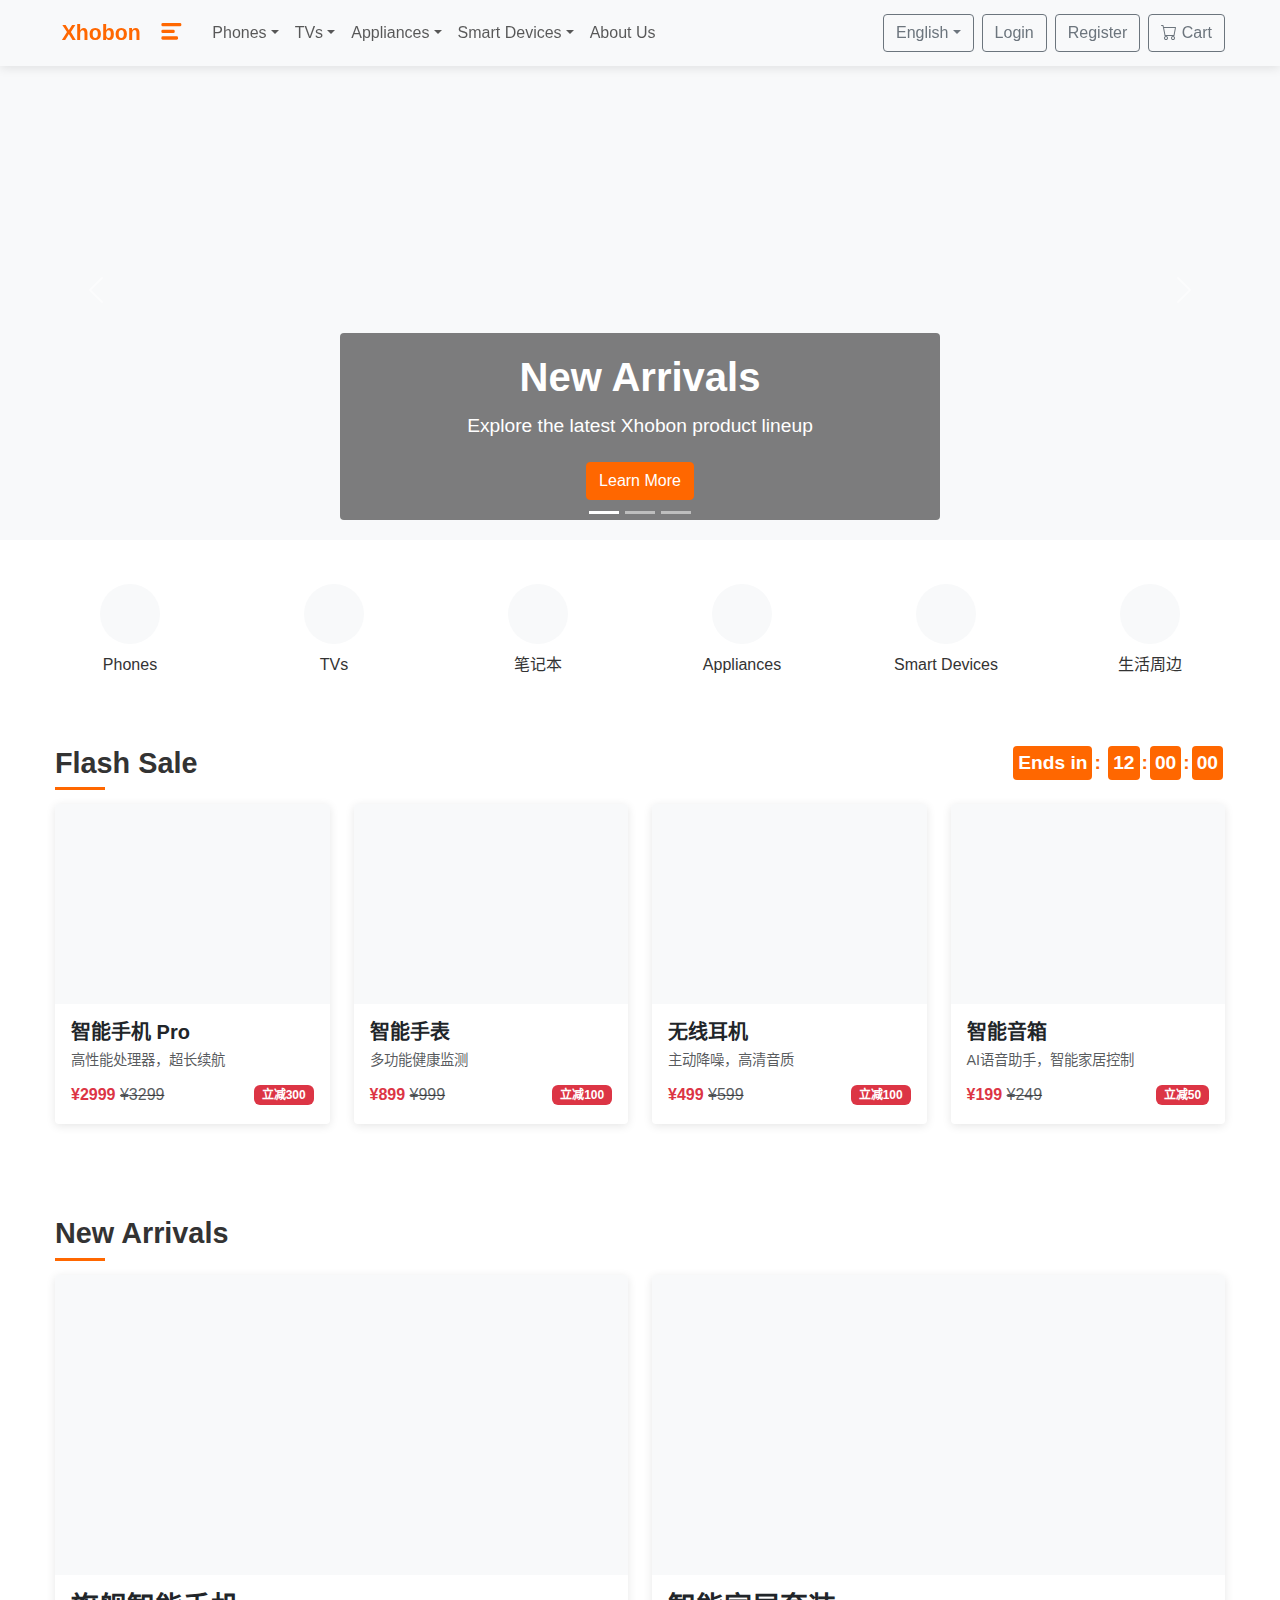
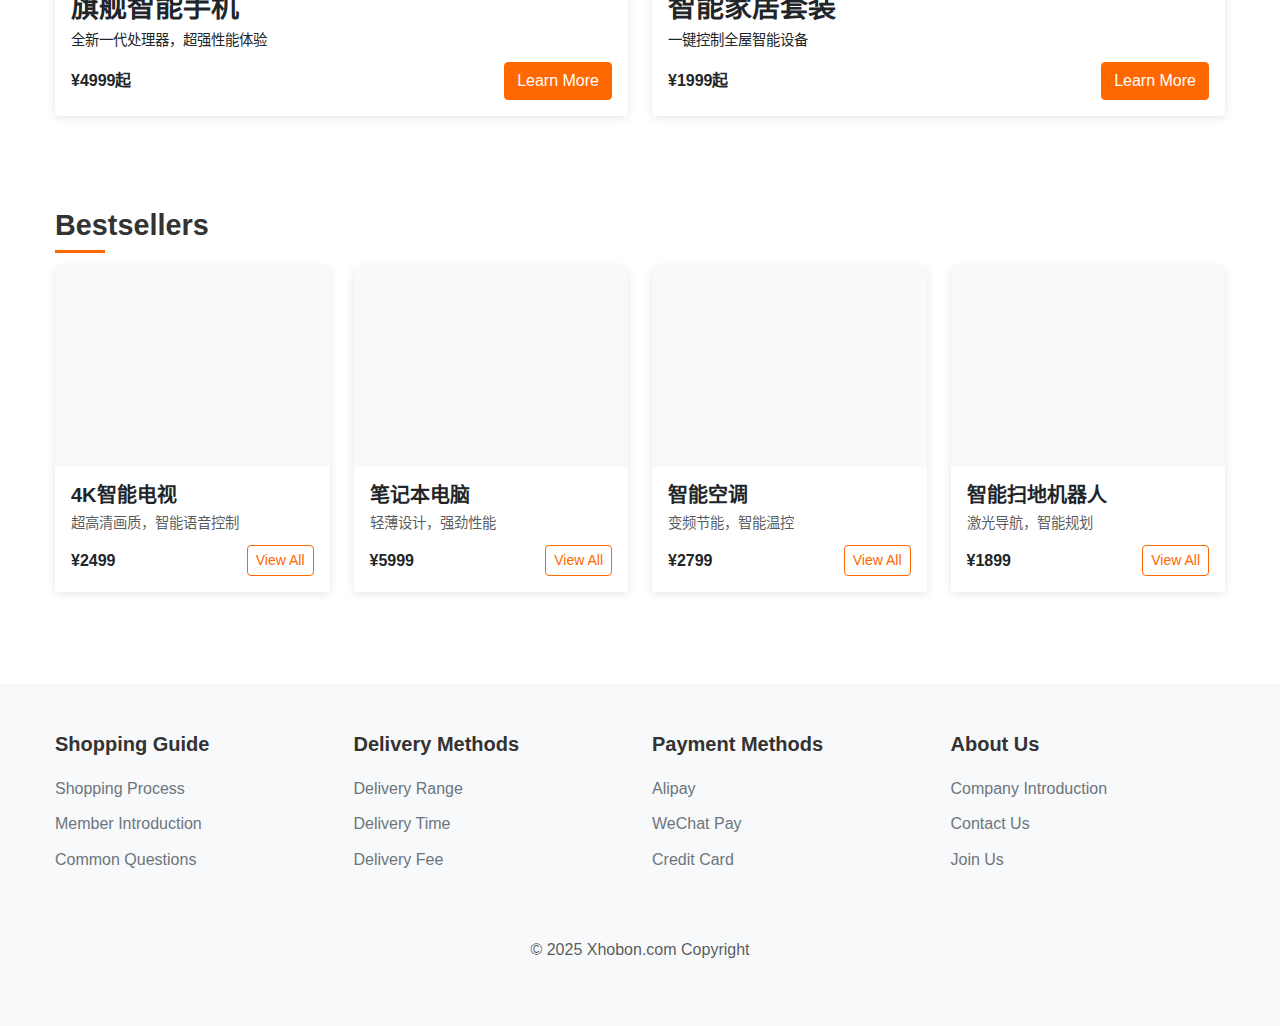
<file: index.html>
<!DOCTYPE html>
<html lang="zh-CN">
<head><!-- GitHub数据获取脚本 -->
<script>
// 从GitHub获取产品数据
async function fetchProductsFromGitHub() {
  try {
    const timestamp = new Date().getTime(); // 添加时间戳防止缓存
    const response = await fetch(`https://raw.githubusercontent.com/xhobon/xhobon-data/main/products.json?t=${timestamp}`) ;
    
    if (!response.ok) {
      throw new Error(`GitHub API error: ${response.status}`);
    }
    
    const data = await response.json();
    return data.products;
  } catch (error) {
    console.error('Error fetching products:', error);
    return [];
  }
}

// 显示产品列表
async function displayProducts() {
  const products = await fetchProductsFromGitHub();
  const productsContainer = document.getElementById('products-container');
  
  if (!productsContainer) return;
  
  productsContainer.innerHTML = '';
  
  if (products.length === 0) {
    productsContainer.innerHTML = '<p class="no-products">暂无产品</p>';
    return;
  }
  
  products.forEach(product => {
    const productCard = document.createElement('div');
    productCard.className = 'product-card';
    productCard.innerHTML = `
      <div class="product-image">
        <img src="${product.image_url || 'images/placeholder.jpg'}" alt="${product.name_zh}">
      </div>
      <div class="product-info">
        <h3>${product.name_zh}</h3>
        <p class="price">¥${product.price}</p>
        <button class="add-to-cart" data-id="${product.id}">加入购物车</button>
      </div>
    `;
    productsContainer.appendChild(productCard);
  });
  
  // 添加加入购物车按钮事件
  document.querySelectorAll('.add-to-cart').forEach(button => {
    button.addEventListener('click', function() {
      const productId = this.getAttribute('data-id');
      addToCart(productId);
    });
  });
}

// 加入购物车
function addToCart(productId) {
  // 这里可以实现购物车功能
  console.log('添加产品到购物车:', productId);
  alert('产品已添加到购物车');
}

// 页面加载时显示产品
document.addEventListener('DOMContentLoaded', displayProducts);
</script>

    <meta charset="UTF-8">
    <meta name="viewport" content="width=device-width, initial-scale=1.0">
    <title data-i18n="site_name">Xhobon - 官方网站</title>
    <link rel="stylesheet" href="https://cdn.jsdelivr.net/npm/bootstrap@5.3.2/dist/css/bootstrap.min.css">
    
    
    <link rel="stylesheet" href="css/main.css">
    <link rel="stylesheet" href="https://cdn.jsdelivr.net/npm/bootstrap-icons@1.8.0/font/bootstrap-icons.css">
</head>
<body>
    <!-- 顶部导航栏 -->
    <header class="navbar navbar-expand-lg navbar-light bg-light fixed-top">
        <div class="container">
            <a class="navbar-brand" href="#"><img src="images/logo.svg" alt="Xhobon" height="40"></a>
            <button class="navbar-toggler" type="button" data-bs-toggle="collapse" data-bs-target="#navbarNav">
                <span class="navbar-toggler-icon"></span>
            </button>
            <div class="collapse navbar-collapse" id="navbarNav">
                <ul class="navbar-nav me-auto">
                    <li class="nav-item dropdown">
                        <a class="nav-link dropdown-toggle" href="#" id="navbarDropdown1" role="button" data-bs-toggle="dropdown" data-i18n="nav_phone">
                            手机
                        </a>
                        <ul class="dropdown-menu">
                            <li><a class="dropdown-item" href="#" data-i18n="nav_all_phones">全部手机</a></li>
                            <li><a class="dropdown-item" href="#" data-i18n="nav_new_arrival">新品</a></li>
                            <li><a class="dropdown-item" href="#" data-i18n="nav_bestseller">热销机型</a></li>
                        </ul>
                    </li>
                    <li class="nav-item dropdown">
                        <a class="nav-link dropdown-toggle" href="#" id="navbarDropdown2" role="button" data-bs-toggle="dropdown" data-i18n="nav_tv">
                            电视
                        </a>
                        <ul class="dropdown-menu">
                            <li><a class="dropdown-item" href="#" data-i18n="nav_all_tvs">全部电视</a></li>
                            <li><a class="dropdown-item" href="#" data-i18n="nav_smart_tv">智能电视</a></li>
                            <li><a class="dropdown-item" href="#" data-i18n="nav_projector">激光投影</a></li>
                        </ul>
                    </li>
                    <li class="nav-item dropdown">
                        <a class="nav-link dropdown-toggle" href="#" id="navbarDropdown3" role="button" data-bs-toggle="dropdown" data-i18n="nav_appliance">
                            家电
                        </a>
                        <ul class="dropdown-menu">
                            <li><a class="dropdown-item" href="#" data-i18n="nav_all_appliances">全部家电</a></li>
                            <li><a class="dropdown-item" href="#" data-i18n="nav_air_conditioner">空调</a></li>
                            <li><a class="dropdown-item" href="#" data-i18n="nav_air_purifier">净化器</a></li>
                        </ul>
                    </li>
                    <li class="nav-item dropdown">
                        <a class="nav-link dropdown-toggle" href="#" id="navbarDropdown4" role="button" data-bs-toggle="dropdown" data-i18n="nav_smart_device">
                            智能硬件
                        </a>
                        <ul class="dropdown-menu">
                            <li><a class="dropdown-item" href="#" data-i18n="nav_all_smart_devices">全部智能硬件</a></li>
                            <li><a class="dropdown-item" href="#" data-i18n="nav_wearable">穿戴设备</a></li>
                            <li><a class="dropdown-item" href="#" data-i18n="nav_smart_home">智能家居</a></li>
                        </ul>
                    </li>
                    <li class="nav-item">
                        <a class="nav-link" href="about.html" data-i18n="about">关于我们</a>
                    </li>
                </ul>
                <div class="d-flex">
                    <div class="dropdown me-2">
                        <button class="btn btn-outline-secondary dropdown-toggle" type="button" id="languageDropdown" data-bs-toggle="dropdown" data-i18n="language">
                            中文
                        </button>
                        <ul class="dropdown-menu">
                            <li><a class="dropdown-item language-switch" href="#" data-lang="zh">中文</a></li>
                            <li><a class="dropdown-item language-switch" href="#" data-lang="en">English</a></li>
                            <li><a class="dropdown-item language-switch" href="#" data-lang="id">Bahasa Indonesia</a></li>
                        </ul>
                    </div>
                    <a href="#" class="btn btn-outline-secondary me-2" data-i18n="login">登录</a>
                    <a href="#" class="btn btn-outline-secondary me-2" data-i18n="register">注册</a>
                    <a href="cart.html" class="btn btn-outline-secondary">
                        <i class="bi bi-cart"></i> <span data-i18n="cart">购物车</span>
                    </a>
                </div>
            </div>
        </div>
    </header>

    <!-- 主轮播图 -->
    <div id="mainCarousel" class="carousel slide" data-bs-ride="carousel">
        <div class="carousel-indicators">
            <button type="button" data-bs-target="#mainCarousel" data-bs-slide-to="0" class="active"></button>
            <button type="button" data-bs-target="#mainCarousel" data-bs-slide-to="1"></button>
            <button type="button" data-bs-target="#mainCarousel" data-bs-slide-to="2"></button>
        </div>
        <div class="carousel-inner">
            <div class="carousel-item active">
                <div class="d-block w-100 carousel-placeholder bg-light">
                    <div class="carousel-caption">
                        <h2 data-i18n="new_arrivals">新品上市</h2>
                        <p data-i18n="banner_subtitle">探索我们的最新产品系列</p>
                        <a href="#" class="btn btn-primary" data-i18n="learn_more">了解更多</a>
                    </div>
                </div>
            </div>
            <div class="carousel-item">
                <div class="d-block w-100 carousel-placeholder bg-light">
                    <div class="carousel-caption">
                        <h2 data-i18n="flash_sale">限时特惠</h2>
                        <p>精选产品限时折扣</p>
                        <a href="#" class="btn btn-primary" data-i18n="buy_now">立即抢购</a>
                    </div>
                </div>
            </div>
            <div class="carousel-item">
                <div class="d-block w-100 carousel-placeholder bg-light">
                    <div class="carousel-caption">
                        <h2>会员专享</h2>
                        <p>注册会员即可获得专属优惠</p>
                        <a href="#" class="btn btn-primary">加入会员</a>
                    </div>
                </div>
            </div>
        </div>
        <button class="carousel-control-prev" type="button" data-bs-target="#mainCarousel" data-bs-slide="prev">
            <span class="carousel-control-prev-icon"></span>
            <span class="visually-hidden">Previous</span>
        </button>
        <button class="carousel-control-next" type="button" data-bs-target="#mainCarousel" data-bs-slide="next">
            <span class="carousel-control-next-icon"></span>
            <span class="visually-hidden">Next</span>
        </button>
    </div>

    <!-- 产品分类导航 -->
    <div class="container category-nav my-4">
        <div class="row text-center">
            <div class="col-4 col-md-2">
                <div class="category-item">
                    <div class="category-icon bg-light rounded-circle mx-auto mb-2"></div>
                    <div data-i18n="nav_phone">手机</div>
                </div>
            </div>
            <div class="col-4 col-md-2">
                <div class="category-item">
                    <div class="category-icon bg-light rounded-circle mx-auto mb-2"></div>
                    <div data-i18n="nav_tv">电视</div>
                </div>
            </div>
            <div class="col-4 col-md-2">
                <div class="category-item">
                    <div class="category-icon bg-light rounded-circle mx-auto mb-2"></div>
                    <div>笔记本</div>
                </div>
            </div>
            <div class="col-4 col-md-2">
                <div class="category-item">
                    <div class="category-icon bg-light rounded-circle mx-auto mb-2"></div>
                    <div data-i18n="nav_appliance">家电</div>
                </div>
            </div>
            <div class="col-4 col-md-2">
                <div class="category-item">
                    <div class="category-icon bg-light rounded-circle mx-auto mb-2"></div>
                    <div data-i18n="nav_smart_device">智能硬件</div>
                </div>
            </div>
            <div class="col-4 col-md-2">
                <div class="category-item">
                    <div class="category-icon bg-light rounded-circle mx-auto mb-2"></div>
                    <div>生活周边</div>
                </div>
            </div>
        </div>
    </div>

    <!-- 闪购区域 -->
    <section class="container my-5">
        <div class="section-header d-flex justify-content-between align-items-center mb-4">
            <h2 class="section-title" data-i18n="flash_sale">限时闪购</h2>
            <div class="flash-sale-timer">
                <span data-i18n="ends_in">结束倒计时</span>: 
                <span id="hours">00</span>:<span id="minutes">00</span>:<span id="seconds">00</span>
            </div>
        </div>
        <div class="row">
            <div class="col-6 col-md-3 mb-4">
                <div class="card product-card">
                    <div class="product-image bg-light"></div>
                    <div class="card-body">
                        <h5 class="card-title">智能手机 Pro</h5>
                        <p class="card-text text-muted">高性能处理器，超长续航</p>
                        <div class="d-flex justify-content-between align-items-center">
                            <div>
                                <span class="text-danger fw-bold">¥2999</span>
                                <span class="text-muted text-decoration-line-through">¥3299</span>
                            </div>
                            <span class="badge bg-danger">立减300</span>
                        </div>
                    </div>
                </div>
            </div>
            <div class="col-6 col-md-3 mb-4">
                <div class="card product-card">
                    <div class="product-image bg-light"></div>
                    <div class="card-body">
                        <h5 class="card-title">智能手表</h5>
                        <p class="card-text text-muted">多功能健康监测</p>
                        <div class="d-flex justify-content-between align-items-center">
                            <div>
                                <span class="text-danger fw-bold">¥899</span>
                                <span class="text-muted text-decoration-line-through">¥999</span>
                            </div>
                            <span class="badge bg-danger">立减100</span>
                        </div>
                    </div>
                </div>
            </div>
            <div class="col-6 col-md-3 mb-4">
                <div class="card product-card">
                    <div class="product-image bg-light"></div>
                    <div class="card-body">
                        <h5 class="card-title">无线耳机</h5>
                        <p class="card-text text-muted">主动降噪，高清音质</p>
                        <div class="d-flex justify-content-between align-items-center">
                            <div>
                                <span class="text-danger fw-bold">¥499</span>
                                <span class="text-muted text-decoration-line-through">¥599</span>
                            </div>
                            <span class="badge bg-danger">立减100</span>
                        </div>
                    </div>
                </div>
            </div>
            <div class="col-6 col-md-3 mb-4">
                <div class="card product-card">
                    <div class="product-image bg-light"></div>
                    <div class="card-body">
                        <h5 class="card-title">智能音箱</h5>
                        <p class="card-text text-muted">AI语音助手，智能家居控制</p>
                        <div class="d-flex justify-content-between align-items-center">
                            <div>
                                <span class="text-danger fw-bold">¥199</span>
                                <span class="text-muted text-decoration-line-through">¥249</span>
                            </div>
                            <span class="badge bg-danger">立减50</span>
                        </div>
                    </div>
                </div>
            </div>
        </div>
    </section>

    <!-- 新品上市 -->
    <section class="container my-5">
        <div class="section-header mb-4">
            <h2 class="section-title" data-i18n="new_arrivals">新品上市</h2>
        </div>
        <div class="row">
            <div class="col-md-6 mb-4">
                <div class="card featured-product">
                    <div class="featured-product-image bg-light"></div>
                    <div class="card-body">
                        <h3 class="card-title">旗舰智能手机</h3>
                        <p class="card-text">全新一代处理器，超强性能体验</p>
                        <div class="d-flex justify-content-between align-items-center">
                            <span class="fw-bold">¥4999起</span>
                            <a href="#" class="btn btn-primary" data-i18n="learn_more">了解更多</a>
                        </div>
                    </div>
                </div>
            </div>
            <div class="col-md-6 mb-4">
                <div class="card featured-product">
                    <div class="featured-product-image bg-light"></div>
                    <div class="card-body">
                        <h3 class="card-title">智能家居套装</h3>
                        <p class="card-text">一键控制全屋智能设备</p>
                        <div class="d-flex justify-content-between align-items-center">
                            <span class="fw-bold">¥1999起</span>
                            <a href="#" class="btn btn-primary" data-i18n="learn_more">了解更多</a>
                        </div>
                    </div>
                </div>
            </div>
        </div>
    </section>

    <!-- 热门推荐 -->
    <section class="container my-5">
        <div class="section-header mb-4">
            <h2 class="section-title" data-i18n="bestsellers">热门推荐</h2>
        </div>
        <div class="row">
            <div class="col-6 col-md-3 mb-4">
                <div class="card product-card">
                    <div class="product-image bg-light"></div>
                    <div class="card-body">
                        <h5 class="card-title">4K智能电视</h5>
                        <p class="card-text text-muted">超高清画质，智能语音控制</p>
                        <div class="d-flex justify-content-between align-items-center">
                            <span class="fw-bold">¥2499</span>
                            <a href="#" class="btn btn-sm btn-outline-primary" data-i18n="view_all">查看详情</a>
                        </div>
                    </div>
                </div>
            </div>
            <div class="col-6 col-md-3 mb-4">
                <div class="card product-card">
                    <div class="product-image bg-light"></div>
                    <div class="card-body">
                        <h5 class="card-title">笔记本电脑</h5>
                        <p class="card-text text-muted">轻薄设计，强劲性能</p>
                        <div class="d-flex justify-content-between align-items-center">
                            <span class="fw-bold">¥5999</span>
                            <a href="#" class="btn btn-sm btn-outline-primary" data-i18n="view_all">查看详情</a>
                        </div>
                    </div>
                </div>
            </div>
            <div class="col-6 col-md-3 mb-4">
                <div class="card product-card">
                    <div class="product-image bg-light"></div>
                    <div class="card-body">
                        <h5 class="card-title">智能空调</h5>
                        <p class="card-text text-muted">变频节能，智能温控</p>
                        <div class="d-flex justify-content-between align-items-center">
                            <span class="fw-bold">¥2799</span>
                            <a href="#" class="btn btn-sm btn-outline-primary" data-i18n="view_all">查看详情</a>
                        </div>
                    </div>
                </div>
            </div>
            <div class="col-6 col-md-3 mb-4">
                <div class="card product-card">
                    <div class="product-image bg-light"></div>
                    <div class="card-body">
                        <h5 class="card-title">智能扫地机器人</h5>
                        <p class="card-text text-muted">激光导航，智能规划</p>
                        <div class="d-flex justify-content-between align-items-center">
                            <span class="fw-bold">¥1899</span>
                            <a href="#" class="btn btn-sm btn-outline-primary" data-i18n="view_all">查看详情</a>
                        </div>
                    </div>
                </div>
            </div>
        </div>
    </section>

    <!-- 底部导航 -->
    <footer class="bg-light py-5 mt-5">
        <div class="container">
            <div class="row">
                <div class="col-md-3 mb-4">
                    <h5 data-i18n="shopping_guide">购物指南</h5>
                    <ul class="list-unstyled">
                        <li><a href="#" class="text-decoration-none text-secondary" data-i18n="shopping_process">购物流程</a></li>
                        <li><a href="#" class="text-decoration-none text-secondary" data-i18n="member_introduction">会员介绍</a></li>
                        <li><a href="#" class="text-decoration-none text-secondary" data-i18n="common_questions">常见问题</a></li>
                    </ul>
                </div>
                <div class="col-md-3 mb-4">
                    <h5 data-i18n="delivery_methods">配送方式</h5>
                    <ul class="list-unstyled">
                        <li><a href="#" class="text-decoration-none text-secondary" data-i18n="delivery_range">配送范围</a></li>
                        <li><a href="#" class="text-decoration-none text-secondary" data-i18n="delivery_time">配送时间</a></li>
                        <li><a href="#" class="text-decoration-none text-secondary" data-i18n="delivery_fee">配送费用</a></li>
                    </ul>
                </div>
                <div class="col-md-3 mb-4">
                    <h5 data-i18n="payment_methods">支付方式</h5>
                    <ul class="list-unstyled">
                        <li><a href="#" class="text-decoration-none text-secondary" data-i18n="alipay">支付宝</a></li>
                        <li><a href="#" class="text-decoration-none text-secondary" data-i18n="wechat_pay">微信支付</a></li>
                        <li><a href="#" class="text-decoration-none text-secondary" data-i18n="credit_card">银行卡支付</a></li>
                    </ul>
                </div>
                <div class="col-md-3 mb-4">
                    <h5 data-i18n="about_us">关于我们</h5>
                    <ul class="list-unstyled">
                        <li><a href="#" class="text-decoration-none text-secondary" data-i18n="company_introduction">公司介绍</a></li>
                        <li><a href="#" class="text-decoration-none text-secondary" data-i18n="contact_us">联系我们</a></li>
                        <li><a href="#" class="text-decoration-none text-secondary" data-i18n="join_us">加入我们</a></li>
                    </ul>
                </div>
            </div>
            <div class="row mt-4">
                <div class="col-12 text-center">
                    <p class="text-muted">© 2025 Xhobon.com <span data-i18n="copyright">版权所有</span></p>
                </div>
            </div>
        </div>
    </footer>

    <script src="https://cdn.jsdelivr.net/npm/jquery@3.7.1/dist/jquery.min.js"></script>
    <script src="https://cdn.jsdelivr.net/npm/bootstrap@5.3.2/dist/js/bootstrap.bundle.min.js"></script>
    <script src="js/main.js"></script>
    <script src="js/multilanguage.js"></script>
    <script>
        // 闪购倒计时
        function updateCountdown() {
            const now = new Date();
            const endTime = new Date();
            endTime.setHours(23, 59, 59);
            
            const diff = endTime - now;
            
            if (diff <= 0) {
                document.getElementById('hours').textContent = '00';
                document.getElementById('minutes').textContent = '00';
                document.getElementById('seconds').textContent = '00';
                return;
            }
            
            const hours = Math.floor(diff / (1000 * 60 * 60));
            const minutes = Math.floor((diff % (1000 * 60 * 60)) / (1000 * 60));
            const seconds = Math.floor((diff % (1000 * 60)) / 1000);
            
            document.getElementById('hours').textContent = hours.toString().padStart(2, '0');
            document.getElementById('minutes').textContent = minutes.toString().padStart(2, '0');
            document.getElementById('seconds').textContent = seconds.toString().padStart(2, '0');
        }
        
        // 初始化倒计时
        updateCountdown();
        setInterval(updateCountdown, 1000);
    </script>
</body>
</html>
</file>
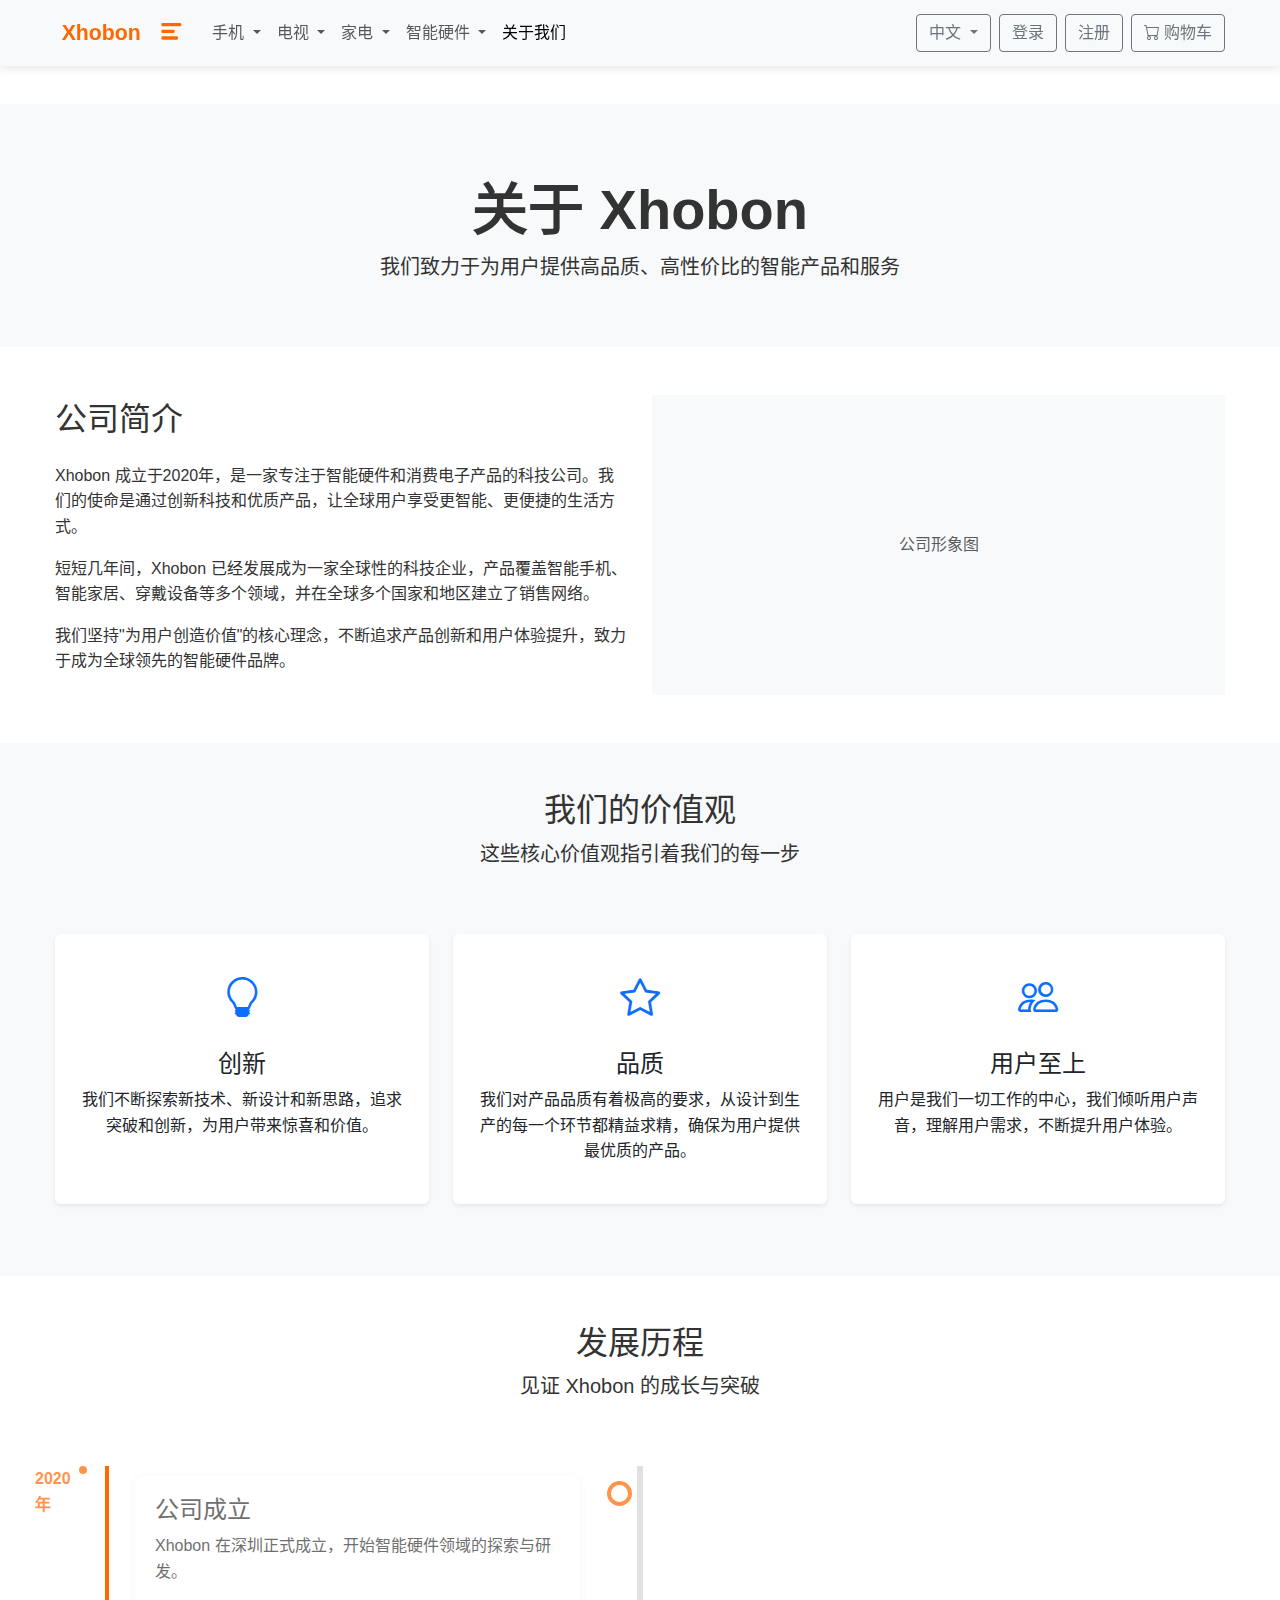
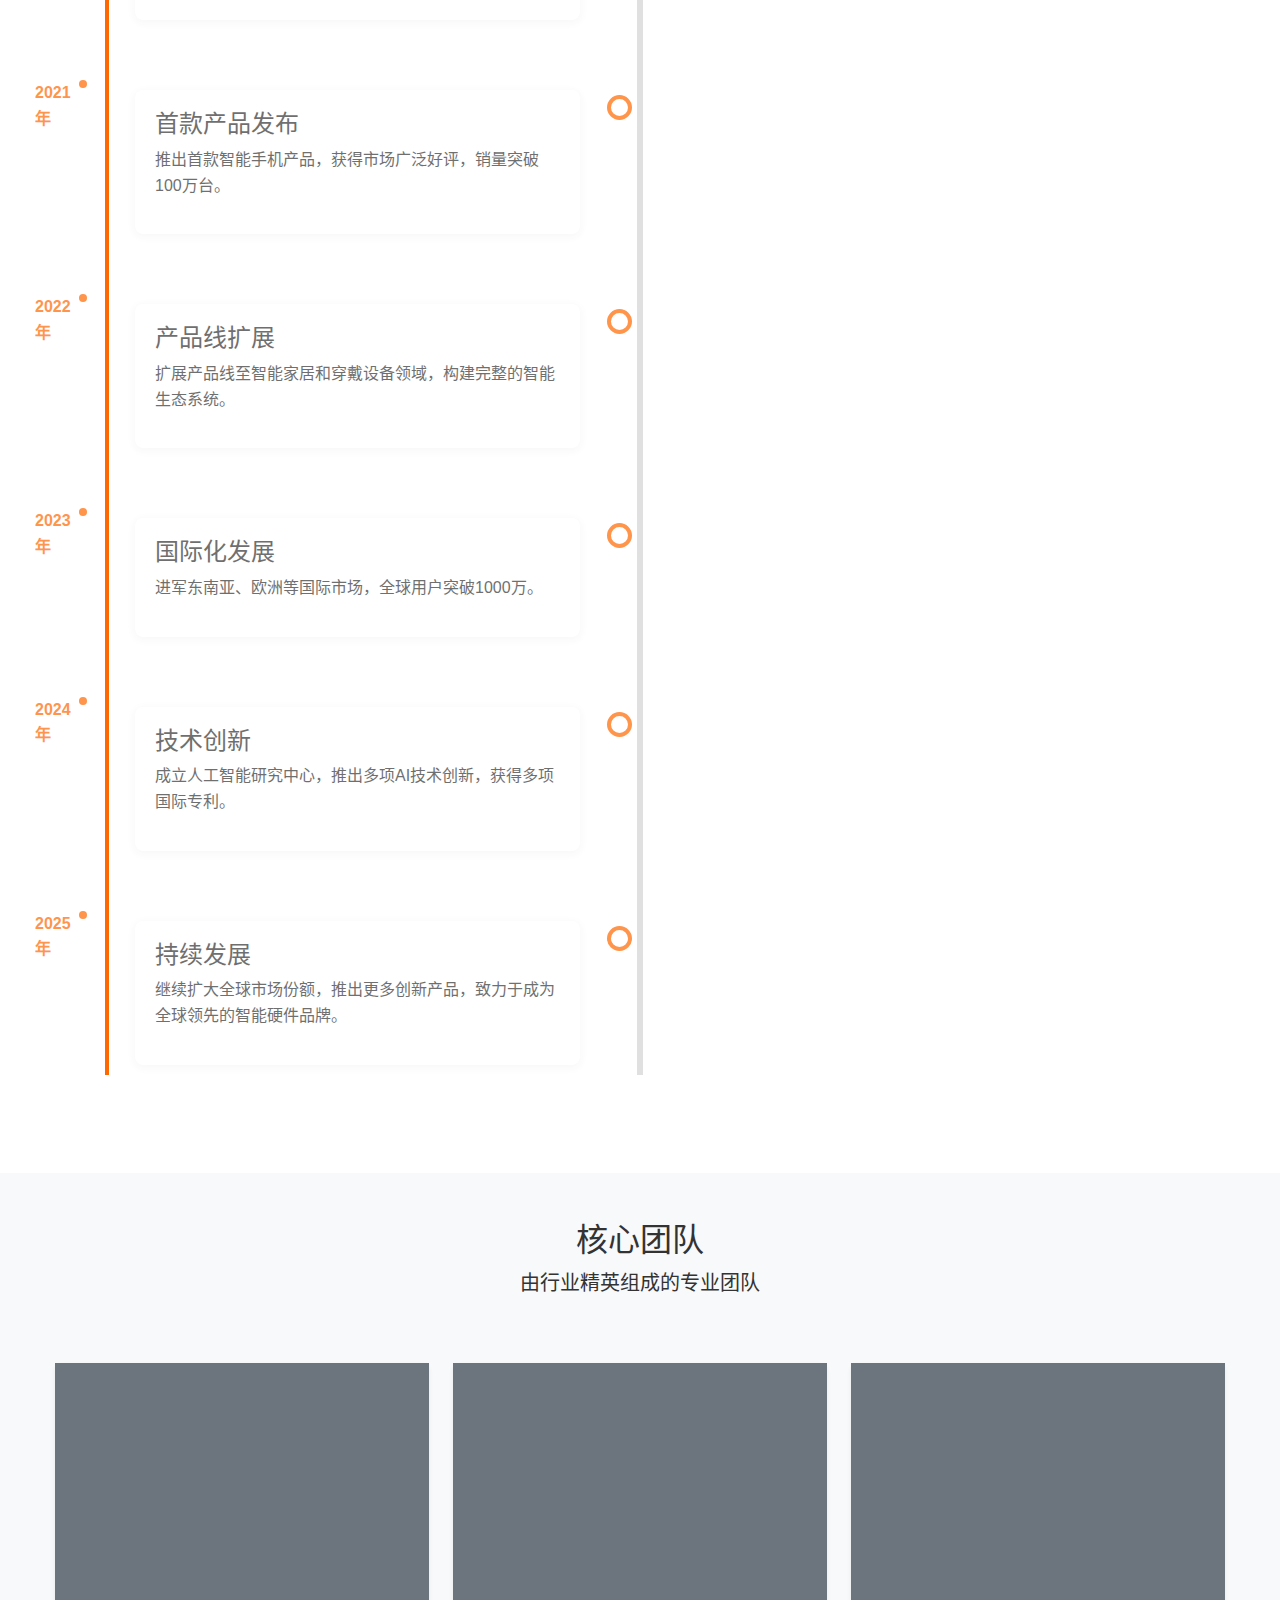
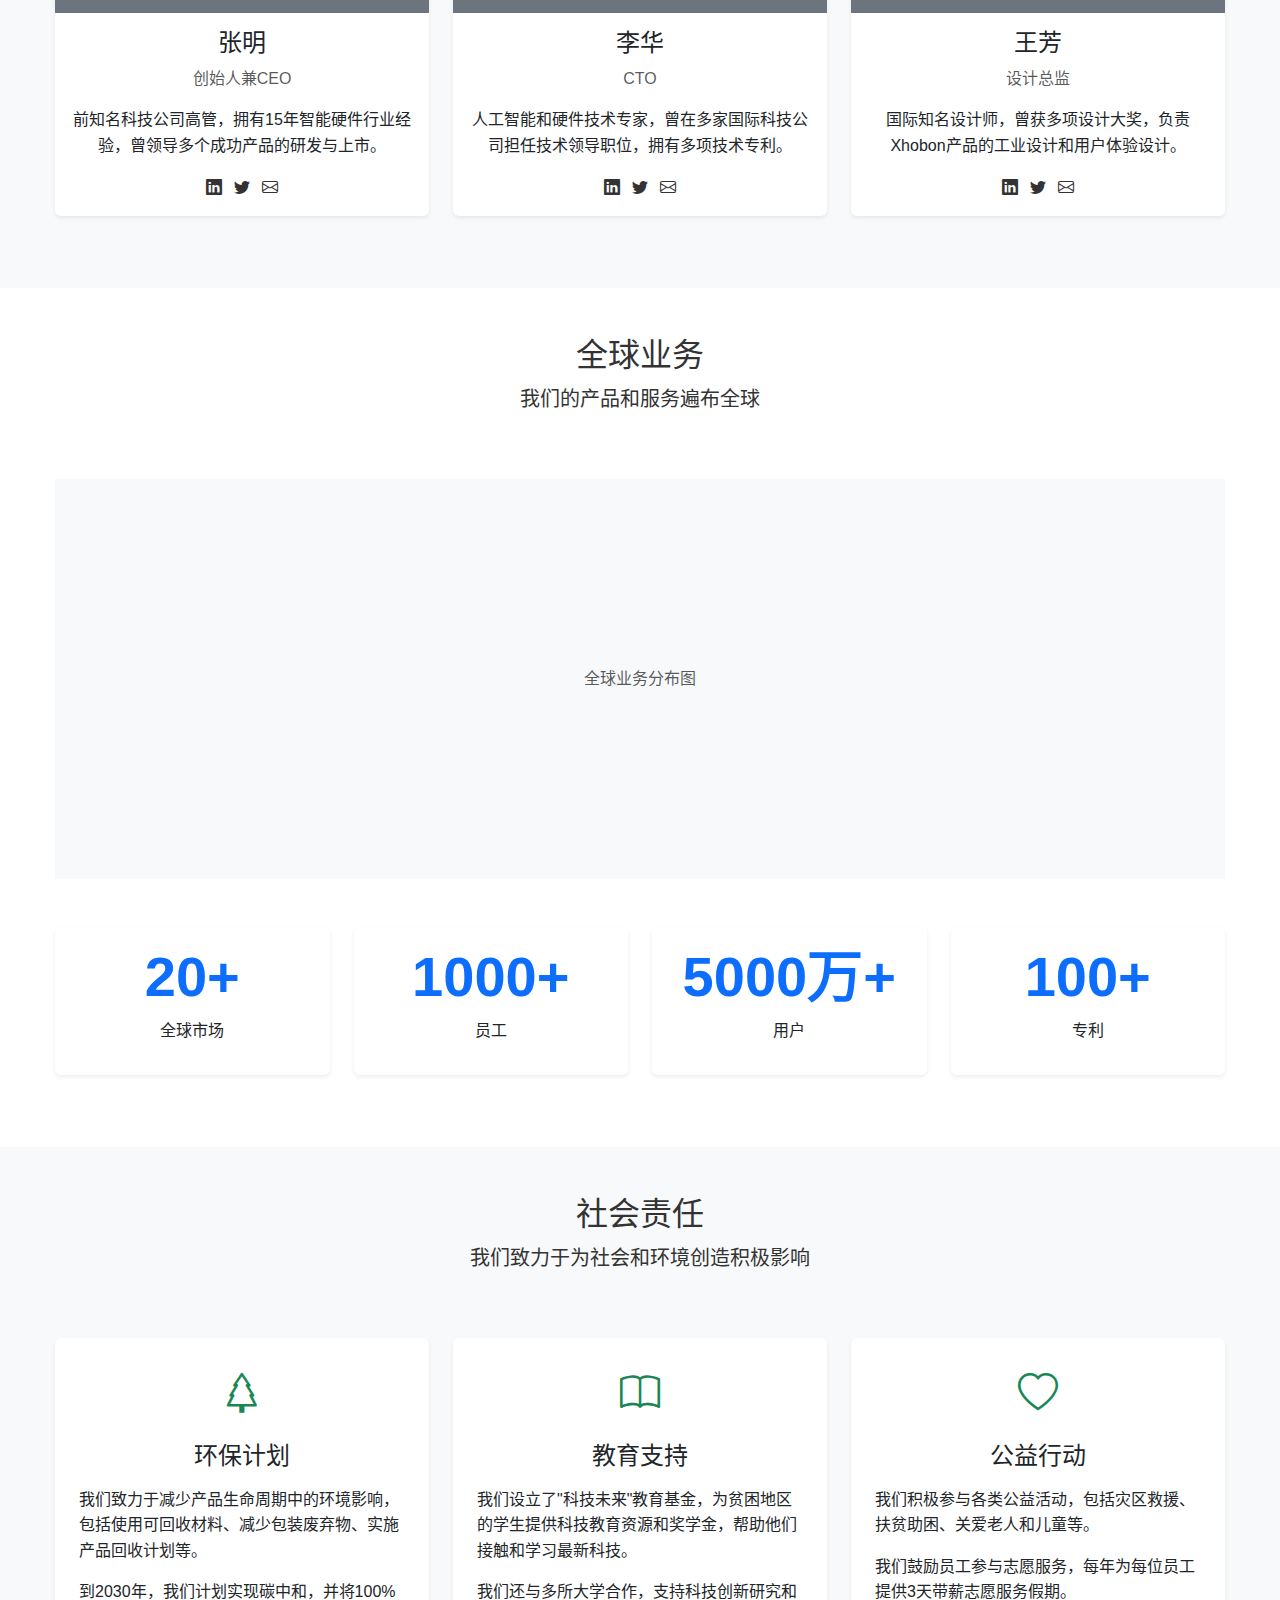
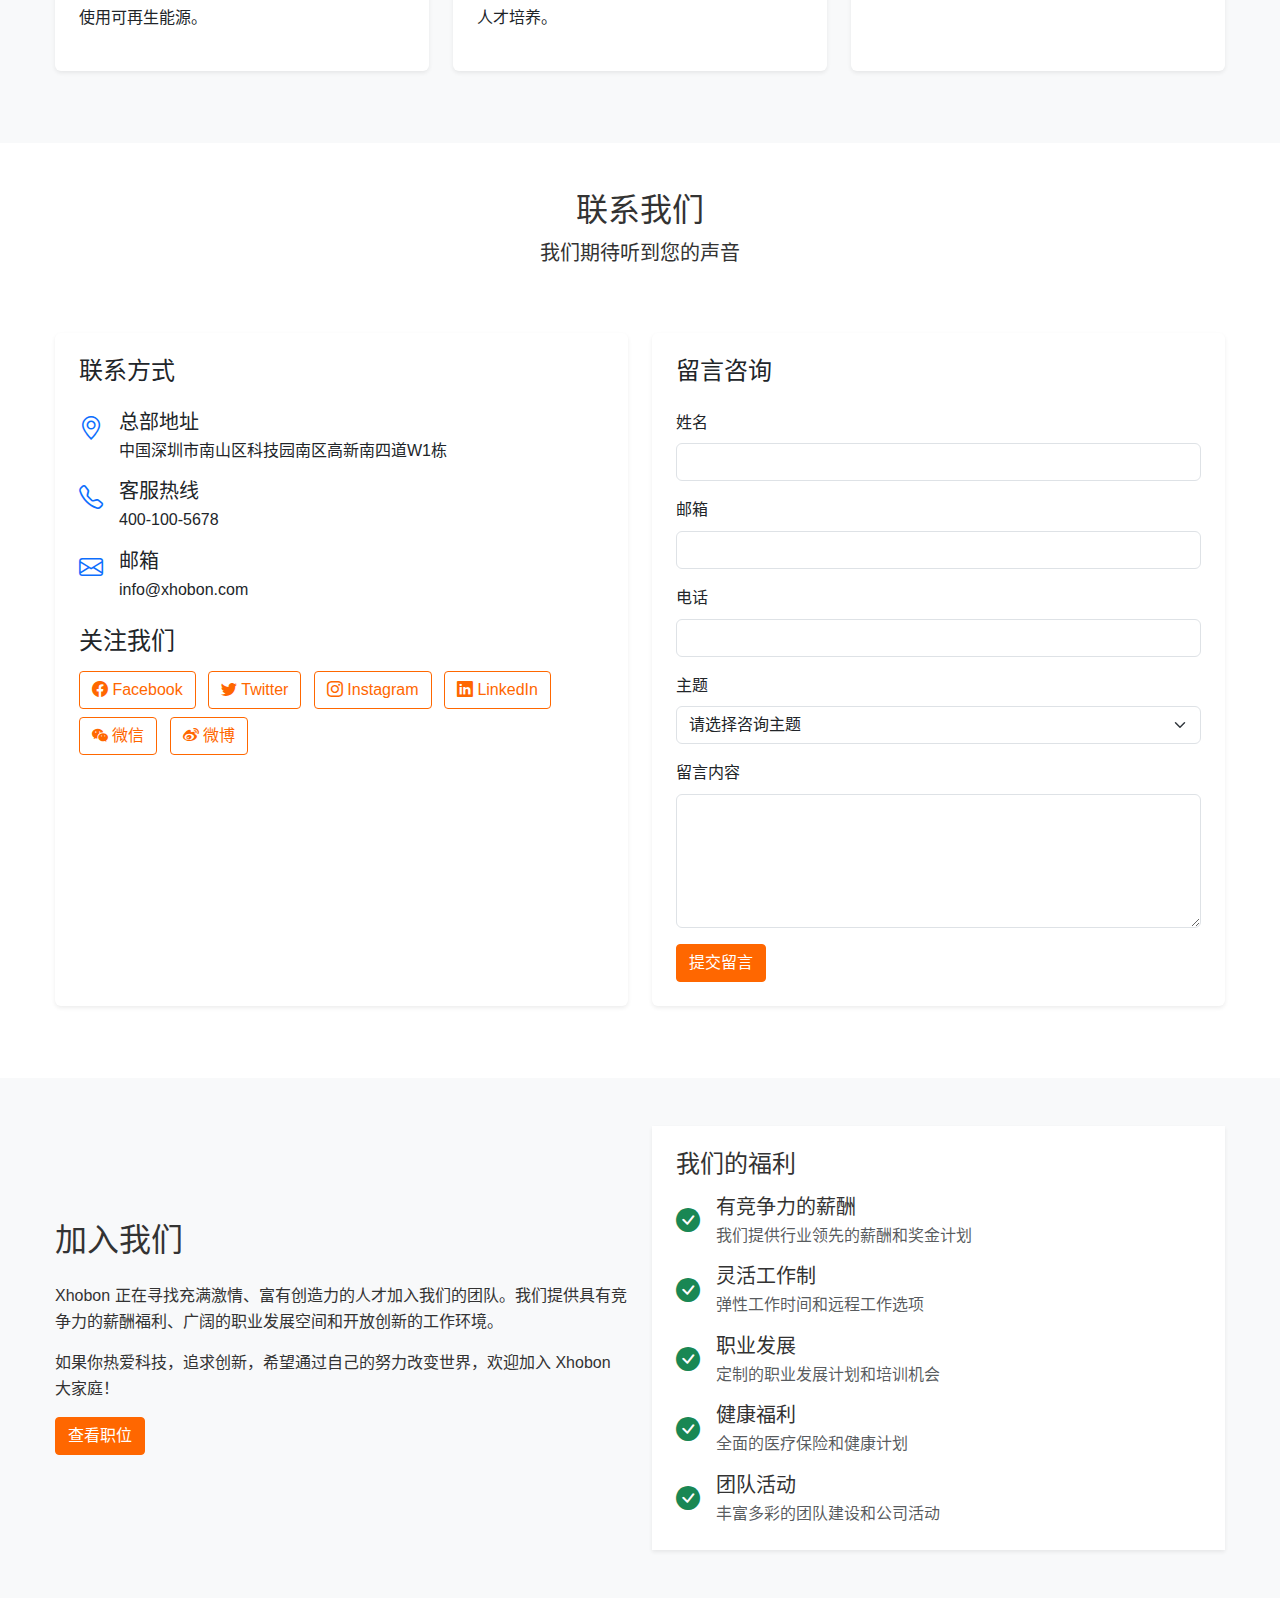
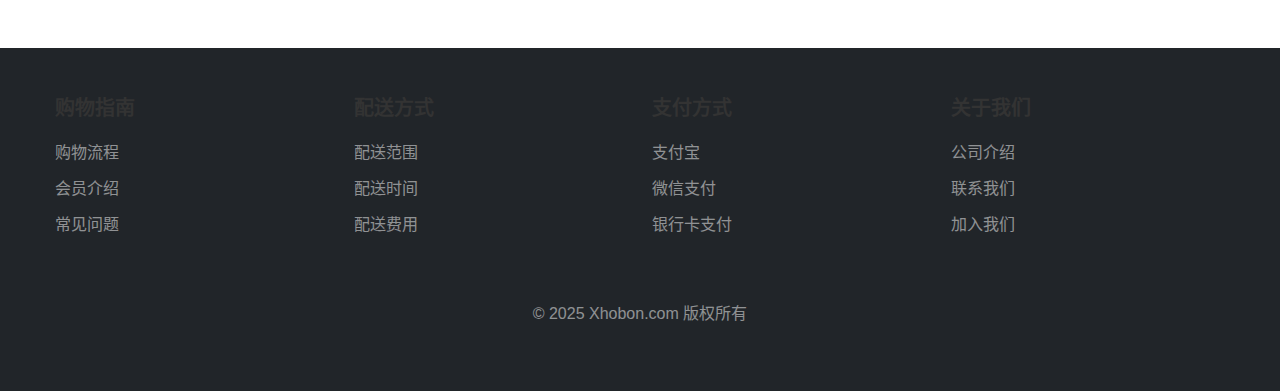
<file: about.html>
<!DOCTYPE html>
<html lang="zh-CN">
<head>
    <meta charset="UTF-8">
    <meta name="viewport" content="width=device-width, initial-scale=1.0">
    <title>关于我们 - Xhobon官方网站</title>
    <link rel="stylesheet" href="https://cdn.jsdelivr.net/npm/bootstrap@5.3.2/dist/css/bootstrap.min.css">
    
    
    <link rel="stylesheet" href="css/main.css">
    <link rel="stylesheet" href="https://cdn.jsdelivr.net/npm/bootstrap-icons@1.8.0/font/bootstrap-icons.css">
</head>
<body>
    <!-- 顶部导航栏 -->
    <header class="navbar navbar-expand-lg navbar-light bg-light fixed-top">
        <div class="container">
            <a class="navbar-brand" href="index.html"><img src="images/logo.svg" alt="Xhobon" height="40"></a>
            <button class="navbar-toggler" type="button" data-bs-toggle="collapse" data-bs-target="#navbarNav">
                <span class="navbar-toggler-icon"></span>
            </button>
            <div class="collapse navbar-collapse" id="navbarNav">
                <ul class="navbar-nav me-auto">
                    <li class="nav-item dropdown">
                        <a class="nav-link dropdown-toggle" href="#" id="navbarDropdown1" role="button" data-bs-toggle="dropdown">
                            手机
                        </a>
                        <ul class="dropdown-menu">
                            <li><a class="dropdown-item" href="#">全部手机</a></li>
                            <li><a class="dropdown-item" href="#">新品</a></li>
                            <li><a class="dropdown-item" href="#">热销机型</a></li>
                        </ul>
                    </li>
                    <li class="nav-item dropdown">
                        <a class="nav-link dropdown-toggle" href="#" id="navbarDropdown2" role="button" data-bs-toggle="dropdown">
                            电视
                        </a>
                        <ul class="dropdown-menu">
                            <li><a class="dropdown-item" href="#">全部电视</a></li>
                            <li><a class="dropdown-item" href="#">智能电视</a></li>
                            <li><a class="dropdown-item" href="#">激光投影</a></li>
                        </ul>
                    </li>
                    <li class="nav-item dropdown">
                        <a class="nav-link dropdown-toggle" href="#" id="navbarDropdown3" role="button" data-bs-toggle="dropdown">
                            家电
                        </a>
                        <ul class="dropdown-menu">
                            <li><a class="dropdown-item" href="#">全部家电</a></li>
                            <li><a class="dropdown-item" href="#">空调</a></li>
                            <li><a class="dropdown-item" href="#">净化器</a></li>
                        </ul>
                    </li>
                    <li class="nav-item dropdown">
                        <a class="nav-link dropdown-toggle" href="#" id="navbarDropdown4" role="button" data-bs-toggle="dropdown">
                            智能硬件
                        </a>
                        <ul class="dropdown-menu">
                            <li><a class="dropdown-item" href="#">全部智能硬件</a></li>
                            <li><a class="dropdown-item" href="#">穿戴设备</a></li>
                            <li><a class="dropdown-item" href="#">智能家居</a></li>
                        </ul>
                    </li>
                    <li class="nav-item">
                        <a class="nav-link active" href="about.html">关于我们</a>
                    </li>
                </ul>
                <div class="d-flex">
                    <div class="dropdown me-2">
                        <button class="btn btn-outline-secondary dropdown-toggle" type="button" id="languageDropdown" data-bs-toggle="dropdown">
                            中文
                        </button>
                        <ul class="dropdown-menu">
                            <li><a class="dropdown-item" href="#">中文</a></li>
                            <li><a class="dropdown-item" href="#">English</a></li>
                            <li><a class="dropdown-item" href="#">Bahasa Indonesia</a></li>
                        </ul>
                    </div>
                    <a href="#" class="btn btn-outline-secondary me-2">登录</a>
                    <a href="#" class="btn btn-outline-secondary me-2">注册</a>
                    <a href="cart.html" class="btn btn-outline-secondary">
                        <i class="bi bi-cart"></i> 购物车
                    </a>
                </div>
            </div>
        </div>
    </header>

    <!-- 页面标题 -->
    <div class="about-header bg-light py-5 mt-5">
        <div class="container pt-4">
            <div class="row">
                <div class="col-md-8 offset-md-2 text-center">
                    <h1 class="display-4 fw-bold">关于 Xhobon</h1>
                    <p class="lead">我们致力于为用户提供高品质、高性价比的智能产品和服务</p>
                </div>
            </div>
        </div>
    </div>

    <!-- 公司简介 -->
    <section class="company-intro py-5">
        <div class="container">
            <div class="row align-items-center">
                <div class="col-md-6">
                    <h2 class="mb-4">公司简介</h2>
                    <p>Xhobon 成立于2020年，是一家专注于智能硬件和消费电子产品的科技公司。我们的使命是通过创新科技和优质产品，让全球用户享受更智能、更便捷的生活方式。</p>
                    <p>短短几年间，Xhobon 已经发展成为一家全球性的科技企业，产品覆盖智能手机、智能家居、穿戴设备等多个领域，并在全球多个国家和地区建立了销售网络。</p>
                    <p>我们坚持"为用户创造价值"的核心理念，不断追求产品创新和用户体验提升，致力于成为全球领先的智能硬件品牌。</p>
                </div>
                <div class="col-md-6">
                    <div class="bg-light p-3 text-center" style="height: 300px; display: flex; align-items: center; justify-content: center;">
                        <span class="text-muted">公司形象图</span>
                    </div>
                </div>
            </div>
        </div>
    </section>

    <!-- 我们的价值观 -->
    <section class="our-values py-5 bg-light">
        <div class="container">
            <div class="row text-center mb-5">
                <div class="col-12">
                    <h2>我们的价值观</h2>
                    <p class="lead">这些核心价值观指引着我们的每一步</p>
                </div>
            </div>
            <div class="row">
                <div class="col-md-4 mb-4">
                    <div class="card h-100 border-0 shadow-sm">
                        <div class="card-body text-center p-4">
                            <div class="value-icon mb-3">
                                <i class="bi bi-lightbulb text-primary" style="font-size: 2.5rem;"></i>
                            </div>
                            <h4>创新</h4>
                            <p>我们不断探索新技术、新设计和新思路，追求突破和创新，为用户带来惊喜和价值。</p>
                        </div>
                    </div>
                </div>
                <div class="col-md-4 mb-4">
                    <div class="card h-100 border-0 shadow-sm">
                        <div class="card-body text-center p-4">
                            <div class="value-icon mb-3">
                                <i class="bi bi-star text-primary" style="font-size: 2.5rem;"></i>
                            </div>
                            <h4>品质</h4>
                            <p>我们对产品品质有着极高的要求，从设计到生产的每一个环节都精益求精，确保为用户提供最优质的产品。</p>
                        </div>
                    </div>
                </div>
                <div class="col-md-4 mb-4">
                    <div class="card h-100 border-0 shadow-sm">
                        <div class="card-body text-center p-4">
                            <div class="value-icon mb-3">
                                <i class="bi bi-people text-primary" style="font-size: 2.5rem;"></i>
                            </div>
                            <h4>用户至上</h4>
                            <p>用户是我们一切工作的中心，我们倾听用户声音，理解用户需求，不断提升用户体验。</p>
                        </div>
                    </div>
                </div>
            </div>
        </div>
    </section>

    <!-- 发展历程 -->
    <section class="history py-5">
        <div class="container">
            <div class="row mb-5">
                <div class="col-12 text-center">
                    <h2>发展历程</h2>
                    <p class="lead">见证 Xhobon 的成长与突破</p>
                </div>
            </div>
            <div class="row">
                <div class="col-12">
                    <div class="timeline">
                        <div class="timeline-item">
                            <div class="timeline-dot"></div>
                            <div class="timeline-date">2020年</div>
                            <div class="timeline-content">
                                <h4>公司成立</h4>
                                <p>Xhobon 在深圳正式成立，开始智能硬件领域的探索与研发。</p>
                            </div>
                        </div>
                        <div class="timeline-item">
                            <div class="timeline-dot"></div>
                            <div class="timeline-date">2021年</div>
                            <div class="timeline-content">
                                <h4>首款产品发布</h4>
                                <p>推出首款智能手机产品，获得市场广泛好评，销量突破100万台。</p>
                            </div>
                        </div>
                        <div class="timeline-item">
                            <div class="timeline-dot"></div>
                            <div class="timeline-date">2022年</div>
                            <div class="timeline-content">
                                <h4>产品线扩展</h4>
                                <p>扩展产品线至智能家居和穿戴设备领域，构建完整的智能生态系统。</p>
                            </div>
                        </div>
                        <div class="timeline-item">
                            <div class="timeline-dot"></div>
                            <div class="timeline-date">2023年</div>
                            <div class="timeline-content">
                                <h4>国际化发展</h4>
                                <p>进军东南亚、欧洲等国际市场，全球用户突破1000万。</p>
                            </div>
                        </div>
                        <div class="timeline-item">
                            <div class="timeline-dot"></div>
                            <div class="timeline-date">2024年</div>
                            <div class="timeline-content">
                                <h4>技术创新</h4>
                                <p>成立人工智能研究中心，推出多项AI技术创新，获得多项国际专利。</p>
                            </div>
                        </div>
                        <div class="timeline-item">
                            <div class="timeline-dot"></div>
                            <div class="timeline-date">2025年</div>
                            <div class="timeline-content">
                                <h4>持续发展</h4>
                                <p>继续扩大全球市场份额，推出更多创新产品，致力于成为全球领先的智能硬件品牌。</p>
                            </div>
                        </div>
                    </div>
                </div>
            </div>
        </div>
    </section>

    <!-- 团队介绍 -->
    <section class="team py-5 bg-light">
        <div class="container">
            <div class="row mb-5">
                <div class="col-12 text-center">
                    <h2>核心团队</h2>
                    <p class="lead">由行业精英组成的专业团队</p>
                </div>
            </div>
            <div class="row">
                <div class="col-md-4 mb-4">
                    <div class="card team-card border-0 shadow-sm">
                        <div class="bg-secondary" style="height: 250px;"></div>
                        <div class="card-body text-center">
                            <h4>张明</h4>
                            <p class="text-muted">创始人兼CEO</p>
                            <p>前知名科技公司高管，拥有15年智能硬件行业经验，曾领导多个成功产品的研发与上市。</p>
                            <div class="social-links">
                                <a href="#" class="text-decoration-none me-2"><i class="bi bi-linkedin"></i></a>
                                <a href="#" class="text-decoration-none me-2"><i class="bi bi-twitter"></i></a>
                                <a href="#" class="text-decoration-none"><i class="bi bi-envelope"></i></a>
                            </div>
                        </div>
                    </div>
                </div>
                <div class="col-md-4 mb-4">
                    <div class="card team-card border-0 shadow-sm">
                        <div class="bg-secondary" style="height: 250px;"></div>
                        <div class="card-body text-center">
                            <h4>李华</h4>
                            <p class="text-muted">CTO</p>
                            <p>人工智能和硬件技术专家，曾在多家国际科技公司担任技术领导职位，拥有多项技术专利。</p>
                            <div class="social-links">
                                <a href="#" class="text-decoration-none me-2"><i class="bi bi-linkedin"></i></a>
                                <a href="#" class="text-decoration-none me-2"><i class="bi bi-twitter"></i></a>
                                <a href="#" class="text-decoration-none"><i class="bi bi-envelope"></i></a>
                            </div>
                        </div>
                    </div>
                </div>
                <div class="col-md-4 mb-4">
                    <div class="card team-card border-0 shadow-sm">
                        <div class="bg-secondary" style="height: 250px;"></div>
                        <div class="card-body text-center">
                            <h4>王芳</h4>
                            <p class="text-muted">设计总监</p>
                            <p>国际知名设计师，曾获多项设计大奖，负责Xhobon产品的工业设计和用户体验设计。</p>
                            <div class="social-links">
                                <a href="#" class="text-decoration-none me-2"><i class="bi bi-linkedin"></i></a>
                                <a href="#" class="text-decoration-none me-2"><i class="bi bi-twitter"></i></a>
                                <a href="#" class="text-decoration-none"><i class="bi bi-envelope"></i></a>
                            </div>
                        </div>
                    </div>
                </div>
            </div>
        </div>
    </section>

    <!-- 全球业务 -->
    <section class="global-business py-5">
        <div class="container">
            <div class="row mb-5">
                <div class="col-12 text-center">
                    <h2>全球业务</h2>
                    <p class="lead">我们的产品和服务遍布全球</p>
                </div>
            </div>
            <div class="row">
                <div class="col-12 mb-5">
                    <div class="bg-light p-3 text-center" style="height: 400px; display: flex; align-items: center; justify-content: center;">
                        <span class="text-muted">全球业务分布图</span>
                    </div>
                </div>
            </div>
            <div class="row">
                <div class="col-md-3 mb-4">
                    <div class="card h-100 border-0 shadow-sm">
                        <div class="card-body text-center">
                            <h3 class="display-4 fw-bold text-primary">20+</h3>
                            <p>全球市场</p>
                        </div>
                    </div>
                </div>
                <div class="col-md-3 mb-4">
                    <div class="card h-100 border-0 shadow-sm">
                        <div class="card-body text-center">
                            <h3 class="display-4 fw-bold text-primary">1000+</h3>
                            <p>员工</p>
                        </div>
                    </div>
                </div>
                <div class="col-md-3 mb-4">
                    <div class="card h-100 border-0 shadow-sm">
                        <div class="card-body text-center">
                            <h3 class="display-4 fw-bold text-primary">5000万+</h3>
                            <p>用户</p>
                        </div>
                    </div>
                </div>
                <div class="col-md-3 mb-4">
                    <div class="card h-100 border-0 shadow-sm">
                        <div class="card-body text-center">
                            <h3 class="display-4 fw-bold text-primary">100+</h3>
                            <p>专利</p>
                        </div>
                    </div>
                </div>
            </div>
        </div>
    </section>

    <!-- 社会责任 -->
    <section class="social-responsibility py-5 bg-light">
        <div class="container">
            <div class="row mb-5">
                <div class="col-12 text-center">
                    <h2>社会责任</h2>
                    <p class="lead">我们致力于为社会和环境创造积极影响</p>
                </div>
            </div>
            <div class="row">
                <div class="col-md-4 mb-4">
                    <div class="card h-100 border-0 shadow-sm">
                        <div class="card-body p-4">
                            <div class="responsibility-icon mb-3 text-center">
                                <i class="bi bi-tree text-success" style="font-size: 2.5rem;"></i>
                            </div>
                            <h4 class="text-center mb-3">环保计划</h4>
                            <p>我们致力于减少产品生命周期中的环境影响，包括使用可回收材料、减少包装废弃物、实施产品回收计划等。</p>
                            <p>到2030年，我们计划实现碳中和，并将100%使用可再生能源。</p>
                        </div>
                    </div>
                </div>
                <div class="col-md-4 mb-4">
                    <div class="card h-100 border-0 shadow-sm">
                        <div class="card-body p-4">
                            <div class="responsibility-icon mb-3 text-center">
                                <i class="bi bi-book text-success" style="font-size: 2.5rem;"></i>
                            </div>
                            <h4 class="text-center mb-3">教育支持</h4>
                            <p>我们设立了"科技未来"教育基金，为贫困地区的学生提供科技教育资源和奖学金，帮助他们接触和学习最新科技。</p>
                            <p>我们还与多所大学合作，支持科技创新研究和人才培养。</p>
                        </div>
                    </div>
                </div>
                <div class="col-md-4 mb-4">
                    <div class="card h-100 border-0 shadow-sm">
                        <div class="card-body p-4">
                            <div class="responsibility-icon mb-3 text-center">
                                <i class="bi bi-heart text-success" style="font-size: 2.5rem;"></i>
                            </div>
                            <h4 class="text-center mb-3">公益行动</h4>
                            <p>我们积极参与各类公益活动，包括灾区救援、扶贫助困、关爱老人和儿童等。</p>
                            <p>我们鼓励员工参与志愿服务，每年为每位员工提供3天带薪志愿服务假期。</p>
                        </div>
                    </div>
                </div>
            </div>
        </div>
    </section>

    <!-- 联系我们 -->
    <section class="contact-us py-5">
        <div class="container">
            <div class="row mb-5">
                <div class="col-12 text-center">
                    <h2>联系我们</h2>
                    <p class="lead">我们期待听到您的声音</p>
                </div>
            </div>
            <div class="row">
                <div class="col-md-6 mb-4">
                    <div class="card border-0 shadow-sm h-100">
                        <div class="card-body p-4">
                            <h4 class="mb-4">联系方式</h4>
                            <div class="contact-info mb-4">
                                <div class="d-flex mb-3">
                                    <i class="bi bi-geo-alt text-primary me-3" style="font-size: 1.5rem;"></i>
                                    <div>
                                        <h5 class="mb-1">总部地址</h5>
                                        <p class="mb-0">中国深圳市南山区科技园南区高新南四道W1栋</p>
                                    </div>
                                </div>
                                <div class="d-flex mb-3">
                                    <i class="bi bi-telephone text-primary me-3" style="font-size: 1.5rem;"></i>
                                    <div>
                                        <h5 class="mb-1">客服热线</h5>
                                        <p class="mb-0">400-100-5678</p>
                                    </div>
                                </div>
                                <div class="d-flex mb-3">
                                    <i class="bi bi-envelope text-primary me-3" style="font-size: 1.5rem;"></i>
                                    <div>
                                        <h5 class="mb-1">邮箱</h5>
                                        <p class="mb-0">info@xhobon.com</p>
                                    </div>
                                </div>
                            </div>
                            <h4 class="mb-3">关注我们</h4>
                            <div class="social-media">
                                <a href="#" class="btn btn-outline-primary me-2 mb-2"><i class="bi bi-facebook"></i> Facebook</a>
                                <a href="#" class="btn btn-outline-primary me-2 mb-2"><i class="bi bi-twitter"></i> Twitter</a>
                                <a href="#" class="btn btn-outline-primary me-2 mb-2"><i class="bi bi-instagram"></i> Instagram</a>
                                <a href="#" class="btn btn-outline-primary me-2 mb-2"><i class="bi bi-linkedin"></i> LinkedIn</a>
                                <a href="#" class="btn btn-outline-primary me-2 mb-2"><i class="bi bi-wechat"></i> 微信</a>
                                <a href="#" class="btn btn-outline-primary mb-2"><i class="bi bi-sina-weibo"></i> 微博</a>
                            </div>
                        </div>
                    </div>
                </div>
                <div class="col-md-6 mb-4">
                    <div class="card border-0 shadow-sm h-100">
                        <div class="card-body p-4">
                            <h4 class="mb-4">留言咨询</h4>
                            <form id="contactForm">
                                <div class="mb-3">
                                    <label for="name" class="form-label">姓名</label>
                                    <input type="text" class="form-control" id="name" required>
                                </div>
                                <div class="mb-3">
                                    <label for="email" class="form-label">邮箱</label>
                                    <input type="email" class="form-control" id="email" required>
                                </div>
                                <div class="mb-3">
                                    <label for="phone" class="form-label">电话</label>
                                    <input type="tel" class="form-control" id="phone">
                                </div>
                                <div class="mb-3">
                                    <label for="subject" class="form-label">主题</label>
                                    <select class="form-select" id="subject" required>
                                        <option value="" selected disabled>请选择咨询主题</option>
                                        <option value="product">产品咨询</option>
                                        <option value="service">售后服务</option>
                                        <option value="cooperation">商务合作</option>
                                        <option value="other">其他</option>
                                    </select>
                                </div>
                                <div class="mb-3">
                                    <label for="message" class="form-label">留言内容</label>
                                    <textarea class="form-control" id="message" rows="5" required></textarea>
                                </div>
                                <button type="submit" class="btn btn-xiaomi">提交留言</button>
                            </form>
                        </div>
                    </div>
                </div>
            </div>
        </div>
    </section>

    <!-- 加入我们 -->
    <section class="join-us py-5 bg-light">
        <div class="container">
            <div class="row align-items-center">
                <div class="col-md-6 mb-4 mb-md-0">
                    <h2 class="mb-4">加入我们</h2>
                    <p>Xhobon 正在寻找充满激情、富有创造力的人才加入我们的团队。我们提供具有竞争力的薪酬福利、广阔的职业发展空间和开放创新的工作环境。</p>
                    <p>如果你热爱科技，追求创新，希望通过自己的努力改变世界，欢迎加入 Xhobon 大家庭！</p>
                    <a href="#" class="btn btn-xiaomi">查看职位</a>
                </div>
                <div class="col-md-6">
                    <div class="bg-white p-4 shadow-sm">
                        <h4 class="mb-3">我们的福利</h4>
                        <div class="d-flex align-items-center mb-3">
                            <i class="bi bi-check-circle-fill text-success me-3" style="font-size: 1.5rem;"></i>
                            <div>
                                <h5 class="mb-1">有竞争力的薪酬</h5>
                                <p class="mb-0 text-muted">我们提供行业领先的薪酬和奖金计划</p>
                            </div>
                        </div>
                        <div class="d-flex align-items-center mb-3">
                            <i class="bi bi-check-circle-fill text-success me-3" style="font-size: 1.5rem;"></i>
                            <div>
                                <h5 class="mb-1">灵活工作制</h5>
                                <p class="mb-0 text-muted">弹性工作时间和远程工作选项</p>
                            </div>
                        </div>
                        <div class="d-flex align-items-center mb-3">
                            <i class="bi bi-check-circle-fill text-success me-3" style="font-size: 1.5rem;"></i>
                            <div>
                                <h5 class="mb-1">职业发展</h5>
                                <p class="mb-0 text-muted">定制的职业发展计划和培训机会</p>
                            </div>
                        </div>
                        <div class="d-flex align-items-center mb-3">
                            <i class="bi bi-check-circle-fill text-success me-3" style="font-size: 1.5rem;"></i>
                            <div>
                                <h5 class="mb-1">健康福利</h5>
                                <p class="mb-0 text-muted">全面的医疗保险和健康计划</p>
                            </div>
                        </div>
                        <div class="d-flex align-items-center">
                            <i class="bi bi-check-circle-fill text-success me-3" style="font-size: 1.5rem;"></i>
                            <div>
                                <h5 class="mb-1">团队活动</h5>
                                <p class="mb-0 text-muted">丰富多彩的团队建设和公司活动</p>
                            </div>
                        </div>
                    </div>
                </div>
            </div>
        </div>
    </section>

    <!-- 底部导航 -->
    <footer class="bg-dark text-white py-5">
        <div class="container">
            <div class="row">
                <div class="col-md-3 mb-4">
                    <h5>购物指南</h5>
                    <ul class="list-unstyled">
                        <li><a href="#" class="text-decoration-none text-white-50">购物流程</a></li>
                        <li><a href="#" class="text-decoration-none text-white-50">会员介绍</a></li>
                        <li><a href="#" class="text-decoration-none text-white-50">常见问题</a></li>
                    </ul>
                </div>
                <div class="col-md-3 mb-4">
                    <h5>配送方式</h5>
                    <ul class="list-unstyled">
                        <li><a href="#" class="text-decoration-none text-white-50">配送范围</a></li>
                        <li><a href="#" class="text-decoration-none text-white-50">配送时间</a></li>
                        <li><a href="#" class="text-decoration-none text-white-50">配送费用</a></li>
                    </ul>
                </div>
                <div class="col-md-3 mb-4">
                    <h5>支付方式</h5>
                    <ul class="list-unstyled">
                        <li><a href="#" class="text-decoration-none text-white-50">支付宝</a></li>
                        <li><a href="#" class="text-decoration-none text-white-50">微信支付</a></li>
                        <li><a href="#" class="text-decoration-none text-white-50">银行卡支付</a></li>
                    </ul>
                </div>
                <div class="col-md-3 mb-4">
                    <h5>关于我们</h5>
                    <ul class="list-unstyled">
                        <li><a href="#" class="text-decoration-none text-white-50">公司介绍</a></li>
                        <li><a href="#" class="text-decoration-none text-white-50">联系我们</a></li>
                        <li><a href="#" class="text-decoration-none text-white-50">加入我们</a></li>
                    </ul>
                </div>
            </div>
            <div class="row mt-4">
                <div class="col-12 text-center">
                    <p class="text-white-50">© 2025 Xhobon.com 版权所有</p>
                </div>
            </div>
        </div>
    </footer>

    <script src="https://cdn.jsdelivr.net/npm/jquery@3.7.1/dist/jquery.min.js"></script>
    <script src="https://cdn.jsdelivr.net/npm/bootstrap@5.3.2/dist/js/bootstrap.bundle.min.js"></script>
    <script src="js/core-functionality.js"></script>
    <script src="js/main.js"></script>
    <script>
        // 关于我们页面特定脚本
        document.addEventListener('DOMContentLoaded', function() {
            // 处理联系表单提交
            const contactForm = document.getElementById('contactForm');
            if (contactForm) {
                contactForm.addEventListener('submit', function(e) {
                    e.preventDefault();
                    
                    const name = document.getElementById('name').value;
                    const email = document.getElementById('email').value;
                    const phone = document.getElementById('phone').value;
                    const subject = document.getElementById('subject').value;
                    const message = document.getElementById('message').value;
                    
                    // 在实际项目中，这里应该发送AJAX请求到后端处理
                    console.log('提交表单数据:', { name, email, phone, subject, message });
                    
                    // 显示成功消息
                    alert('感谢您的留言！我们会尽快与您联系。');
                    
                    // 重置表单
                    contactForm.reset();
                });
            }
            
            // 为时间线添加动画效果
            const timelineItems = document.querySelectorAll('.timeline-item');
            
            function checkIfInView() {
                timelineItems.forEach(item => {
                    const rect = item.getBoundingClientRect();
                    const isInView = (
                        rect.top >= 0 &&
                        rect.bottom <= (window.innerHeight || document.documentElement.clientHeight)
                    );
                    
                    if (isInView) {
                        item.classList.add('animate');
                    }
                });
            }
            
            // 初始检查
            checkIfInView();
            
            // 滚动时检查
            window.addEventListener('scroll', checkIfInView);
        });
    </script>
    <style>
        /* 关于我们页面特定样式 */
        .about-header {
            background-color: #f8f9fa;
        }
        
        /* 时间线样式 */
        .timeline {
            position: relative;
            padding: 0;
            margin: 0;
        }
        
        .timeline:before {
            content: '';
            position: absolute;
            top: 0;
            left: 50px;
            height: 100%;
            width: 4px;
            background: #ff6700;
        }
        
        .timeline-item {
            position: relative;
            margin-bottom: 50px;
            padding-left: 100px;
            opacity: 0.7;
            transform: translateX(-20px);
            transition: all 0.5s ease;
        }
        
        .timeline-item.animate {
            opacity: 1;
            transform: translateX(0);
        }
        
        .timeline-dot {
            position: absolute;
            left: 48px;
            top: 0;
            width: 8px;
            height: 8px;
            border-radius: 50%;
            background: #ff6700;
            transform: translateX(-50%);
        }
        
        .timeline-date {
            position: absolute;
            left: 0;
            top: 0;
            width: 40px;
            font-weight: bold;
            color: #ff6700;
        }
        
        .timeline-content {
            background: #fff;
            padding: 20px;
            border-radius: 8px;
            box-shadow: 0 2px 10px rgba(0, 0, 0, 0.05);
        }
        
        /* 团队卡片样式 */
        .team-card {
            transition: all 0.3s ease;
        }
        
        .team-card:hover {
            transform: translateY(-10px);
            box-shadow: 0 10px 20px rgba(0, 0, 0, 0.1);
        }
        
        /* 社会责任卡片样式 */
        .responsibility-icon {
            transition: all 0.3s ease;
        }
        
        .card:hover .responsibility-icon {
            transform: scale(1.2);
        }
    </style>
</body>
</html>
</file>
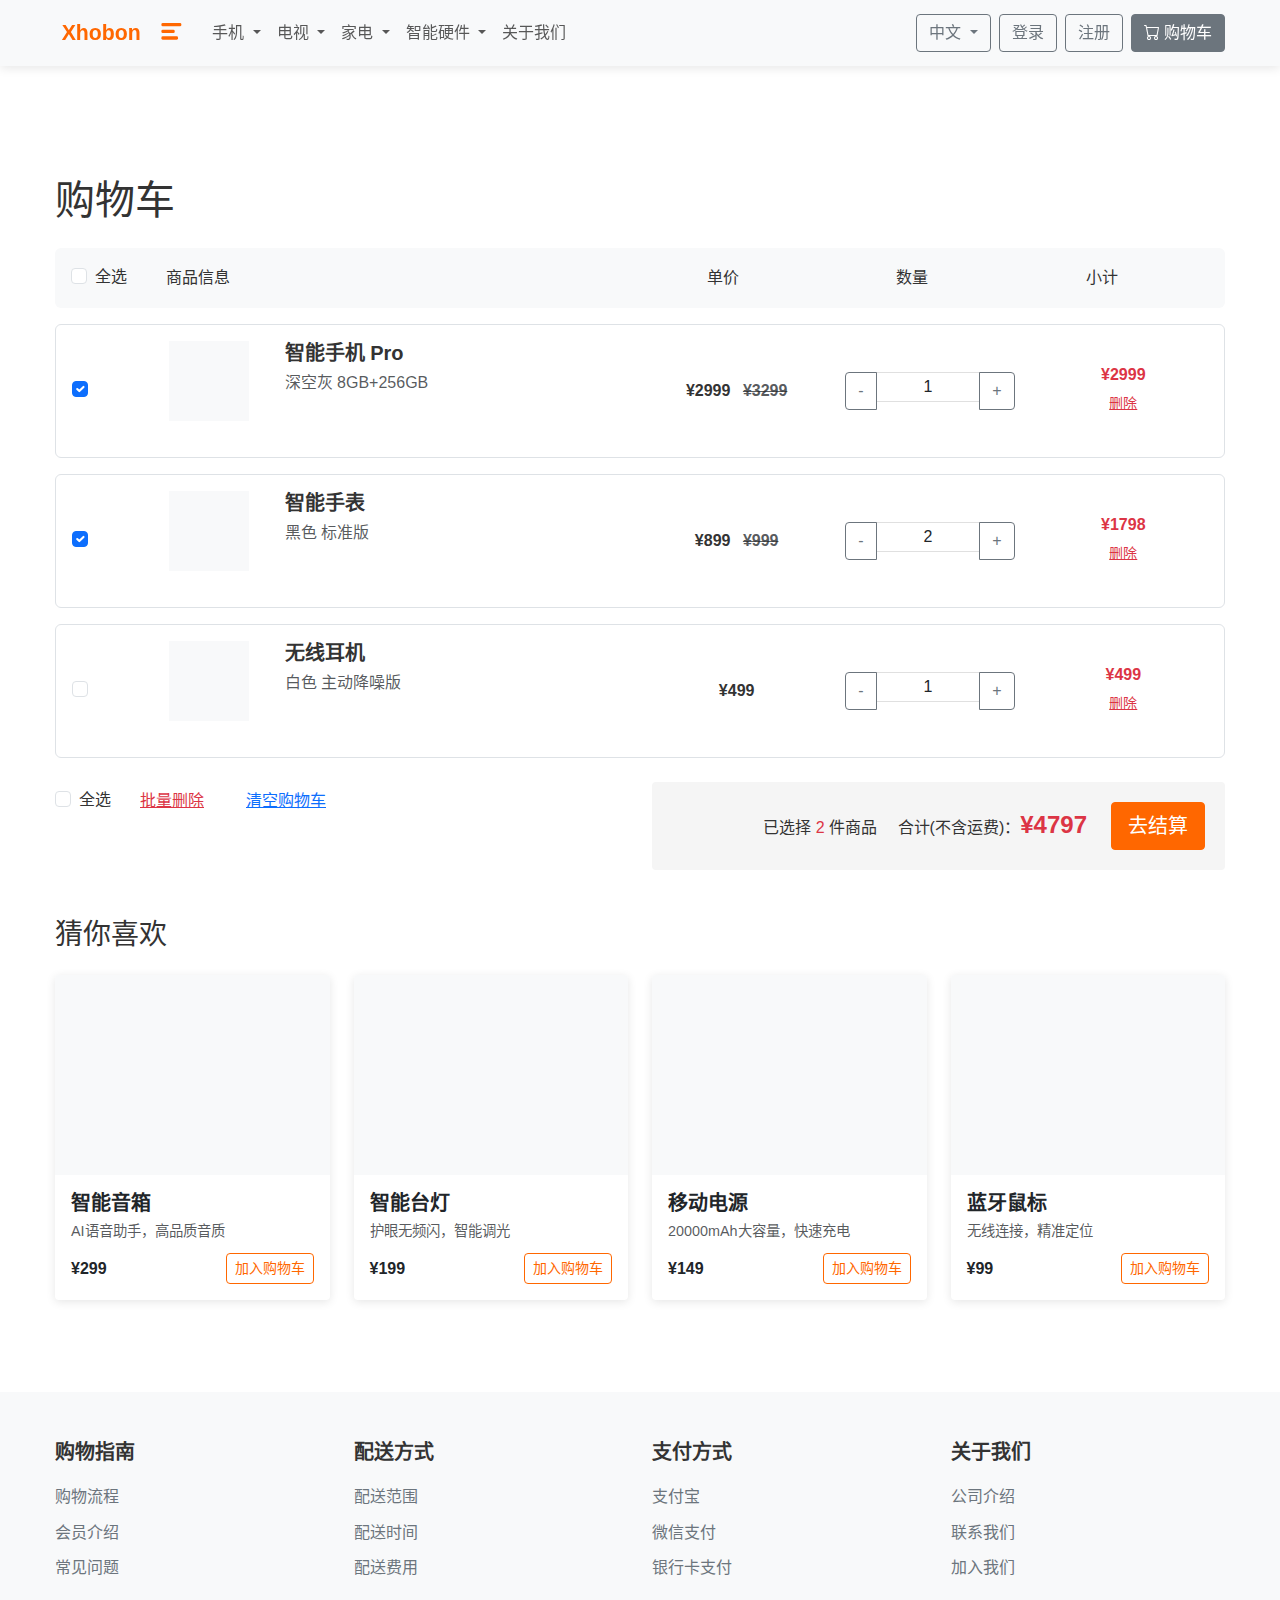
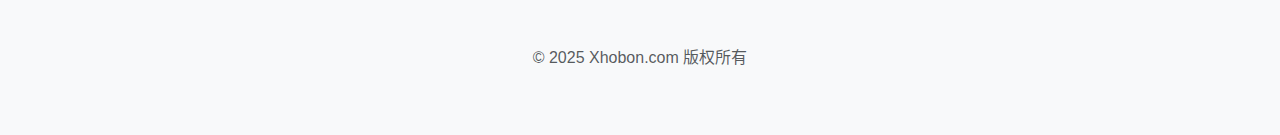
<file: cart.html>
<!DOCTYPE html>
<html lang="zh-CN">
<head>
    <meta charset="UTF-8">
    <meta name="viewport" content="width=device-width, initial-scale=1.0">
    <title>购物车 - Xhobon官方网站</title>
    <link rel="stylesheet" href="https://cdn.jsdelivr.net/npm/bootstrap@5.3.2/dist/css/bootstrap.min.css">
    
    
    <link rel="stylesheet" href="css/main.css">
    <link rel="stylesheet" href="https://cdn.jsdelivr.net/npm/bootstrap-icons@1.8.0/font/bootstrap-icons.css">
</head>
<body>
    <!-- 顶部导航栏 -->
    <header class="navbar navbar-expand-lg navbar-light bg-light fixed-top">
        <div class="container">
            <a class="navbar-brand" href="index.html"><img src="images/logo.svg" alt="Xhobon" height="40"></a>
            <button class="navbar-toggler" type="button" data-bs-toggle="collapse" data-bs-target="#navbarNav">
                <span class="navbar-toggler-icon"></span>
            </button>
            <div class="collapse navbar-collapse" id="navbarNav">
                <ul class="navbar-nav me-auto">
                    <li class="nav-item dropdown">
                        <a class="nav-link dropdown-toggle" href="#" id="navbarDropdown1" role="button" data-bs-toggle="dropdown">
                            手机
                        </a>
                        <ul class="dropdown-menu">
                            <li><a class="dropdown-item" href="#">全部手机</a></li>
                            <li><a class="dropdown-item" href="#">新品</a></li>
                            <li><a class="dropdown-item" href="#">热销机型</a></li>
                        </ul>
                    </li>
                    <li class="nav-item dropdown">
                        <a class="nav-link dropdown-toggle" href="#" id="navbarDropdown2" role="button" data-bs-toggle="dropdown">
                            电视
                        </a>
                        <ul class="dropdown-menu">
                            <li><a class="dropdown-item" href="#">全部电视</a></li>
                            <li><a class="dropdown-item" href="#">智能电视</a></li>
                            <li><a class="dropdown-item" href="#">激光投影</a></li>
                        </ul>
                    </li>
                    <li class="nav-item dropdown">
                        <a class="nav-link dropdown-toggle" href="#" id="navbarDropdown3" role="button" data-bs-toggle="dropdown">
                            家电
                        </a>
                        <ul class="dropdown-menu">
                            <li><a class="dropdown-item" href="#">全部家电</a></li>
                            <li><a class="dropdown-item" href="#">空调</a></li>
                            <li><a class="dropdown-item" href="#">净化器</a></li>
                        </ul>
                    </li>
                    <li class="nav-item dropdown">
                        <a class="nav-link dropdown-toggle" href="#" id="navbarDropdown4" role="button" data-bs-toggle="dropdown">
                            智能硬件
                        </a>
                        <ul class="dropdown-menu">
                            <li><a class="dropdown-item" href="#">全部智能硬件</a></li>
                            <li><a class="dropdown-item" href="#">穿戴设备</a></li>
                            <li><a class="dropdown-item" href="#">智能家居</a></li>
                        </ul>
                    </li>
                    <li class="nav-item">
                        <a class="nav-link" href="about.html">关于我们</a>
                    </li>
                </ul>
                <div class="d-flex">
                    <div class="dropdown me-2">
                        <button class="btn btn-outline-secondary dropdown-toggle" type="button" id="languageDropdown" data-bs-toggle="dropdown">
                            中文
                        </button>
                        <ul class="dropdown-menu">
                            <li><a class="dropdown-item" href="#">中文</a></li>
                            <li><a class="dropdown-item" href="#">English</a></li>
                            <li><a class="dropdown-item" href="#">Bahasa Indonesia</a></li>
                        </ul>
                    </div>
                    <a href="#" class="btn btn-outline-secondary me-2">登录</a>
                    <a href="#" class="btn btn-outline-secondary me-2">注册</a>
                    <a href="cart.html" class="btn btn-outline-secondary active">
                        <i class="bi bi-cart"></i> 购物车
                    </a>
                </div>
            </div>
        </div>
    </header>

    <!-- 购物车内容 -->
    <div class="container mt-5 pt-5">
        <div class="row">
            <div class="col-12">
                <h1 class="my-4">购物车</h1>
                
                <div class="cart-content">
                    <!-- 购物车为空状态 -->
                    <div class="cart-empty d-none">
                        <div class="text-center py-5">
                            <i class="bi bi-cart-x" style="font-size: 5rem; color: #ccc;"></i>
                            <h3 class="mt-3">购物车还是空的</h3>
                            <p class="text-muted">快去选购喜欢的商品吧！</p>
                            <a href="index.html" class="btn btn-xiaomi mt-3">去购物</a>
                        </div>
                    </div>
                    
                    <!-- 购物车有商品状态 -->
                    <div class="cart-items">
                        <!-- 购物车表头 -->
                        <div class="cart-header d-none d-md-flex bg-light p-3 mb-3 rounded">
                            <div class="row w-100 align-items-center">
                                <div class="col-md-1">
                                    <div class="form-check">
                                        <input class="form-check-input" type="checkbox" id="selectAll">
                                        <label class="form-check-label" for="selectAll">全选</label>
                                    </div>
                                </div>
                                <div class="col-md-5">商品信息</div>
                                <div class="col-md-2 text-center">单价</div>
                                <div class="col-md-2 text-center">数量</div>
                                <div class="col-md-2 text-center">小计</div>
                            </div>
                        </div>
                        
                        <!-- 购物车商品列表 -->
                        <div class="cart-list">
                            <!-- 商品1 -->
                            <div class="cart-item mb-3 p-3 border rounded">
                                <div class="row align-items-center">
                                    <div class="col-md-1 col-2">
                                        <div class="form-check">
                                            <input class="form-check-input item-checkbox" type="checkbox" id="item1" checked>
                                            <label class="form-check-label" for="item1"></label>
                                        </div>
                                    </div>
                                    <div class="col-md-5 col-10">
                                        <div class="d-flex">
                                            <div class="cart-item-image me-3">
                                                <div class="bg-light" style="width: 80px; height: 80px;"></div>
                                            </div>
                                            <div class="cart-item-info">
                                                <h5 class="cart-item-title">智能手机 Pro</h5>
                                                <p class="cart-item-desc text-muted mb-0">深空灰 8GB+256GB</p>
                                            </div>
                                        </div>
                                    </div>
                                    <div class="col-md-2 col-4 text-md-center mt-3 mt-md-0">
                                        <div class="cart-item-price">
                                            <span class="current-price">¥2999</span>
                                            <span class="original-price text-muted text-decoration-line-through d-block d-md-inline ms-md-2">¥3299</span>
                                        </div>
                                    </div>
                                    <div class="col-md-2 col-4 text-md-center mt-3 mt-md-0">
                                        <div class="cart-item-quantity">
                                            <div class="input-group">
                                                <button class="btn btn-outline-secondary decrease-btn" type="button">-</button>
                                                <input type="text" class="form-control text-center quantity-input" value="1">
                                                <button class="btn btn-outline-secondary increase-btn" type="button">+</button>
                                            </div>
                                        </div>
                                    </div>
                                    <div class="col-md-2 col-4 text-md-center mt-3 mt-md-0">
                                        <div class="cart-item-subtotal text-danger fw-bold">¥2999</div>
                                        <button class="btn btn-sm btn-link text-danger remove-btn">删除</button>
                                    </div>
                                </div>
                            </div>
                            
                            <!-- 商品2 -->
                            <div class="cart-item mb-3 p-3 border rounded">
                                <div class="row align-items-center">
                                    <div class="col-md-1 col-2">
                                        <div class="form-check">
                                            <input class="form-check-input item-checkbox" type="checkbox" id="item2" checked>
                                            <label class="form-check-label" for="item2"></label>
                                        </div>
                                    </div>
                                    <div class="col-md-5 col-10">
                                        <div class="d-flex">
                                            <div class="cart-item-image me-3">
                                                <div class="bg-light" style="width: 80px; height: 80px;"></div>
                                            </div>
                                            <div class="cart-item-info">
                                                <h5 class="cart-item-title">智能手表</h5>
                                                <p class="cart-item-desc text-muted mb-0">黑色 标准版</p>
                                            </div>
                                        </div>
                                    </div>
                                    <div class="col-md-2 col-4 text-md-center mt-3 mt-md-0">
                                        <div class="cart-item-price">
                                            <span class="current-price">¥899</span>
                                            <span class="original-price text-muted text-decoration-line-through d-block d-md-inline ms-md-2">¥999</span>
                                        </div>
                                    </div>
                                    <div class="col-md-2 col-4 text-md-center mt-3 mt-md-0">
                                        <div class="cart-item-quantity">
                                            <div class="input-group">
                                                <button class="btn btn-outline-secondary decrease-btn" type="button">-</button>
                                                <input type="text" class="form-control text-center quantity-input" value="2">
                                                <button class="btn btn-outline-secondary increase-btn" type="button">+</button>
                                            </div>
                                        </div>
                                    </div>
                                    <div class="col-md-2 col-4 text-md-center mt-3 mt-md-0">
                                        <div class="cart-item-subtotal text-danger fw-bold">¥1798</div>
                                        <button class="btn btn-sm btn-link text-danger remove-btn">删除</button>
                                    </div>
                                </div>
                            </div>
                            
                            <!-- 商品3 -->
                            <div class="cart-item mb-3 p-3 border rounded">
                                <div class="row align-items-center">
                                    <div class="col-md-1 col-2">
                                        <div class="form-check">
                                            <input class="form-check-input item-checkbox" type="checkbox" id="item3">
                                            <label class="form-check-label" for="item3"></label>
                                        </div>
                                    </div>
                                    <div class="col-md-5 col-10">
                                        <div class="d-flex">
                                            <div class="cart-item-image me-3">
                                                <div class="bg-light" style="width: 80px; height: 80px;"></div>
                                            </div>
                                            <div class="cart-item-info">
                                                <h5 class="cart-item-title">无线耳机</h5>
                                                <p class="cart-item-desc text-muted mb-0">白色 主动降噪版</p>
                                            </div>
                                        </div>
                                    </div>
                                    <div class="col-md-2 col-4 text-md-center mt-3 mt-md-0">
                                        <div class="cart-item-price">
                                            <span class="current-price">¥499</span>
                                        </div>
                                    </div>
                                    <div class="col-md-2 col-4 text-md-center mt-3 mt-md-0">
                                        <div class="cart-item-quantity">
                                            <div class="input-group">
                                                <button class="btn btn-outline-secondary decrease-btn" type="button">-</button>
                                                <input type="text" class="form-control text-center quantity-input" value="1">
                                                <button class="btn btn-outline-secondary increase-btn" type="button">+</button>
                                            </div>
                                        </div>
                                    </div>
                                    <div class="col-md-2 col-4 text-md-center mt-3 mt-md-0">
                                        <div class="cart-item-subtotal text-danger fw-bold">¥499</div>
                                        <button class="btn btn-sm btn-link text-danger remove-btn">删除</button>
                                    </div>
                                </div>
                            </div>
                        </div>
                        
                        <!-- 购物车底部 -->
                        <div class="cart-footer mt-4">
                            <div class="row">
                                <div class="col-md-6">
                                    <div class="cart-actions d-flex align-items-center">
                                        <div class="form-check me-3">
                                            <input class="form-check-input" type="checkbox" id="selectAllBottom">
                                            <label class="form-check-label" for="selectAllBottom">全选</label>
                                        </div>
                                        <button class="btn btn-link text-danger me-3" id="batchRemoveBtn">批量删除</button>
                                        <button class="btn btn-link" id="clearCartBtn">清空购物车</button>
                                    </div>
                                </div>
                                <div class="col-md-6">
                                    <div class="cart-summary d-flex flex-column flex-md-row justify-content-md-end align-items-md-center mt-3 mt-md-0">
                                        <div class="summary-info me-md-4">
                                            <span>已选择 <span class="selected-count text-danger">3</span> 件商品</span>
                                            <span class="ms-3">合计(不含运费)：<span class="total-price text-danger fw-bold fs-4">¥4797</span></span>
                                        </div>
                                        <button class="btn btn-xiaomi btn-lg mt-3 mt-md-0" id="checkoutBtn">去结算</button>
                                    </div>
                                </div>
                            </div>
                        </div>
                    </div>
                </div>
            </div>
        </div>
        
        <!-- 猜你喜欢 -->
        <div class="recommendations mt-5">
            <h3 class="mb-4">猜你喜欢</h3>
            <div class="row">
                <div class="col-6 col-md-3 mb-4">
                    <div class="card product-card">
                        <div class="product-image bg-light" style="height: 200px;"></div>
                        <div class="card-body">
                            <h5 class="card-title">智能音箱</h5>
                            <p class="card-text text-muted">AI语音助手，高品质音质</p>
                            <div class="d-flex justify-content-between align-items-center">
                                <span class="fw-bold">¥299</span>
                                <button class="btn btn-sm btn-outline-primary add-to-cart-btn">加入购物车</button>
                            </div>
                        </div>
                    </div>
                </div>
                <div class="col-6 col-md-3 mb-4">
                    <div class="card product-card">
                        <div class="product-image bg-light" style="height: 200px;"></div>
                        <div class="card-body">
                            <h5 class="card-title">智能台灯</h5>
                            <p class="card-text text-muted">护眼无频闪，智能调光</p>
                            <div class="d-flex justify-content-between align-items-center">
                                <span class="fw-bold">¥199</span>
                                <button class="btn btn-sm btn-outline-primary add-to-cart-btn">加入购物车</button>
                            </div>
                        </div>
                    </div>
                </div>
                <div class="col-6 col-md-3 mb-4">
                    <div class="card product-card">
                        <div class="product-image bg-light" style="height: 200px;"></div>
                        <div class="card-body">
                            <h5 class="card-title">移动电源</h5>
                            <p class="card-text text-muted">20000mAh大容量，快速充电</p>
                            <div class="d-flex justify-content-between align-items-center">
                                <span class="fw-bold">¥149</span>
                                <button class="btn btn-sm btn-outline-primary add-to-cart-btn">加入购物车</button>
                            </div>
                        </div>
                    </div>
                </div>
                <div class="col-6 col-md-3 mb-4">
                    <div class="card product-card">
                        <div class="product-image bg-light" style="height: 200px;"></div>
                        <div class="card-body">
                            <h5 class="card-title">蓝牙鼠标</h5>
                            <p class="card-text text-muted">无线连接，精准定位</p>
                            <div class="d-flex justify-content-between align-items-center">
                                <span class="fw-bold">¥99</span>
                                <button class="btn btn-sm btn-outline-primary add-to-cart-btn">加入购物车</button>
                            </div>
                        </div>
                    </div>
                </div>
            </div>
        </div>
    </div>

    <!-- 底部导航 -->
    <footer class="bg-light py-5 mt-5">
        <div class="container">
            <div class="row">
                <div class="col-md-3 mb-4">
                    <h5>购物指南</h5>
                    <ul class="list-unstyled">
                        <li><a href="#" class="text-decoration-none text-secondary">购物流程</a></li>
                        <li><a href="#" class="text-decoration-none text-secondary">会员介绍</a></li>
                        <li><a href="#" class="text-decoration-none text-secondary">常见问题</a></li>
                    </ul>
                </div>
                <div class="col-md-3 mb-4">
                    <h5>配送方式</h5>
                    <ul class="list-unstyled">
                        <li><a href="#" class="text-decoration-none text-secondary">配送范围</a></li>
                        <li><a href="#" class="text-decoration-none text-secondary">配送时间</a></li>
                        <li><a href="#" class="text-decoration-none text-secondary">配送费用</a></li>
                    </ul>
                </div>
                <div class="col-md-3 mb-4">
                    <h5>支付方式</h5>
                    <ul class="list-unstyled">
                        <li><a href="#" class="text-decoration-none text-secondary">支付宝</a></li>
                        <li><a href="#" class="text-decoration-none text-secondary">微信支付</a></li>
                        <li><a href="#" class="text-decoration-none text-secondary">银行卡支付</a></li>
                    </ul>
                </div>
                <div class="col-md-3 mb-4">
                    <h5>关于我们</h5>
                    <ul class="list-unstyled">
                        <li><a href="#" class="text-decoration-none text-secondary">公司介绍</a></li>
                        <li><a href="#" class="text-decoration-none text-secondary">联系我们</a></li>
                        <li><a href="#" class="text-decoration-none text-secondary">加入我们</a></li>
                    </ul>
                </div>
            </div>
            <div class="row mt-4">
                <div class="col-12 text-center">
                    <p class="text-muted">© 2025 Xhobon.com 版权所有</p>
                </div>
            </div>
        </div>
    </footer>

    <script src="https://cdn.jsdelivr.net/npm/jquery@3.7.1/dist/jquery.min.js"></script>
    <script src="https://cdn.jsdelivr.net/npm/bootstrap@5.3.2/dist/js/bootstrap.bundle.min.js"></script>
    <script src="js/core-functionality.js"></script>
    <script src="js/main.js"></script>
    <script>
        // 购物车页面特定脚本
        document.addEventListener('DOMContentLoaded', function() {
            // 检查购物车是否为空
            function checkCartEmpty() {
                const cartItems = document.querySelectorAll('.cart-item');
                const cartEmpty = document.querySelector('.cart-empty');
                const cartItems_container = document.querySelector('.cart-items');
                
                if (cartItems.length === 0) {
                    cartEmpty.classList.remove('d-none');
                    cartItems_container.classList.add('d-none');
                } else {
                    cartEmpty.classList.add('d-none');
                    cartItems_container.classList.remove('d-none');
                }
            }
            
            // 更新商品小计
            function updateSubtotal(item) {
                const priceEl = item.querySelector('.current-price');
                const quantityEl = item.querySelector('.quantity-input');
                const subtotalEl = item.querySelector('.cart-item-subtotal');
                
                const price = parseFloat(priceEl.textContent.replace('¥', ''));
                const quantity = parseInt(quantityEl.value);
                const subtotal = price * quantity;
                
                subtotalEl.textContent = '¥' + subtotal;
            }
            
            // 更新总计
            function updateTotal() {
                const checkedItems = document.querySelectorAll('.item-checkbox:checked');
                const totalPriceEl = document.querySelector('.total-price');
                const selectedCountEl = document.querySelector('.selected-count');
                
                let total = 0;
                checkedItems.forEach(checkbox => {
                    const item = checkbox.closest('.cart-item');
                    const subtotalEl = item.querySelector('.cart-item-subtotal');
                    const subtotal = parseFloat(subtotalEl.textContent.replace('¥', ''));
                    total += subtotal;
                });
                
                totalPriceEl.textContent = '¥' + total;
                selectedCountEl.textContent = checkedItems.length;
            }
            
            // 数量增减按钮
            const decreaseBtns = document.querySelectorAll('.decrease-btn');
            const increaseBtns = document.querySelectorAll('.increase-btn');
            const quantityInputs = document.querySelectorAll('.quantity-input');
            
            decreaseBtns.forEach(btn => {
                btn.addEventListener('click', function() {
                    const input = this.parentElement.querySelector('.quantity-input');
                    let value = parseInt(input.value);
                    if (value > 1) {
                        input.value = value - 1;
                        const item = this.closest('.cart-item');
                        updateSubtotal(item);
                        updateTotal();
                    }
                });
            });
            
            increaseBtns.forEach(btn => {
                btn.addEventListener('click', function() {
                    const input = this.parentElement.querySelector('.quantity-input');
                    let value = parseInt(input.value);
                    input.value = value + 1;
                    const item = this.closest('.cart-item');
                    updateSubtotal(item);
                    updateTotal();
                });
            });
            
            quantityInputs.forEach(input => {
                input.addEventListener('change', function() {
                    let value = parseInt(this.value);
                    if (isNaN(value) || value < 1) {
                        this.value = 1;
                    }
                    const item = this.closest('.cart-item');
                    updateSubtotal(item);
                    updateTotal();
                });
            });
            
            // 删除按钮
            const removeBtns = document.querySelectorAll('.remove-btn');
            removeBtns.forEach(btn => {
                btn.addEventListener('click', function() {
                    if (confirm('确定要删除该商品吗？')) {
                        const item = this.closest('.cart-item');
                        item.remove();
                        checkCartEmpty();
                        updateTotal();
                    }
                });
            });
            
            // 全选按钮
            const selectAllCheckboxes = document.querySelectorAll('#selectAll, #selectAllBottom');
            const itemCheckboxes = document.querySelectorAll('.item-checkbox');
            
            selectAllCheckboxes.forEach(checkbox => {
                checkbox.addEventListener('change', function() {
                    const isChecked = this.checked;
                    itemCheckboxes.forEach(itemCheckbox => {
                        itemCheckbox.checked = isChecked;
                    });
                    selectAllCheckboxes.forEach(cb => {
                        cb.checked = isChecked;
                    });
                    updateTotal();
                });
            });
            
            itemCheckboxes.forEach(checkbox => {
                checkbox.addEventListener('change', function() {
                    const allChecked = Array.from(itemCheckboxes).every(cb => cb.checked);
                    selectAllCheckboxes.forEach(cb => {
                        cb.checked = allChecked;
                    });
                    updateTotal();
                });
            });
            
            // 批量删除按钮
            const batchRemoveBtn = document.getElementById('batchRemoveBtn');
            batchRemoveBtn.addEventListener('click', function() {
                const checkedItems = document.querySelectorAll('.item-checkbox:checked');
                
                if (checkedItems.length === 0) {
                    alert('请先选择要删除的商品');
                    return;
                }
                
                if (confirm(`确定要删除选中的 ${checkedItems.length} 件商品吗？`)) {
                    checkedItems.forEach(checkbox => {
                        const item = checkbox.closest('.cart-item');
                        item.remove();
                    });
                    checkCartEmpty();
                    updateTotal();
                }
            });
            
            // 清空购物车按钮
            const clearCartBtn = document.getElementById('clearCartBtn');
            clearCartBtn.addEventListener('click', function() {
                const cartItems = document.querySelectorAll('.cart-item');
                
                if (cartItems.length === 0) {
                    alert('购物车已经是空的了');
                    return;
                }
                
                if (confirm('确定要清空购物车吗？')) {
                    cartItems.forEach(item => {
                        item.remove();
                    });
                    checkCartEmpty();
                    updateTotal();
                }
            });
            
            // 结算按钮
            const checkoutBtn = document.getElementById('checkoutBtn');
            checkoutBtn.addEventListener('click', function() {
                const checkedItems = document.querySelectorAll('.item-checkbox:checked');
                
                if (checkedItems.length === 0) {
                    alert('请先选择要结算的商品');
                    return;
                }
                
                // 在实际项目中，这里应该跳转到结算页面
                alert('正在跳转到结算页面...');
                // window.location.href = 'checkout.html';
            });
            
            // 猜你喜欢中的加入购物车按钮
            const addToCartBtns = document.querySelectorAll('.add-to-cart-btn');
            addToCartBtns.forEach(btn => {
                btn.addEventListener('click', function() {
                    const productCard = this.closest('.product-card');
                    const productTitle = productCard.querySelector('.card-title').textContent;
                    const productPrice = productCard.querySelector('.fw-bold').textContent;
                    
                    alert(`已将 ${productTitle} 加入购物车`);
                    
                    // 在实际项目中，这里应该调用添加到购物车的API
                    // 然后刷新购物车列表
                });
            });
            
            // 初始化
            updateTotal();
            checkCartEmpty();
        });
    </script>
</body>
</html>
</file>
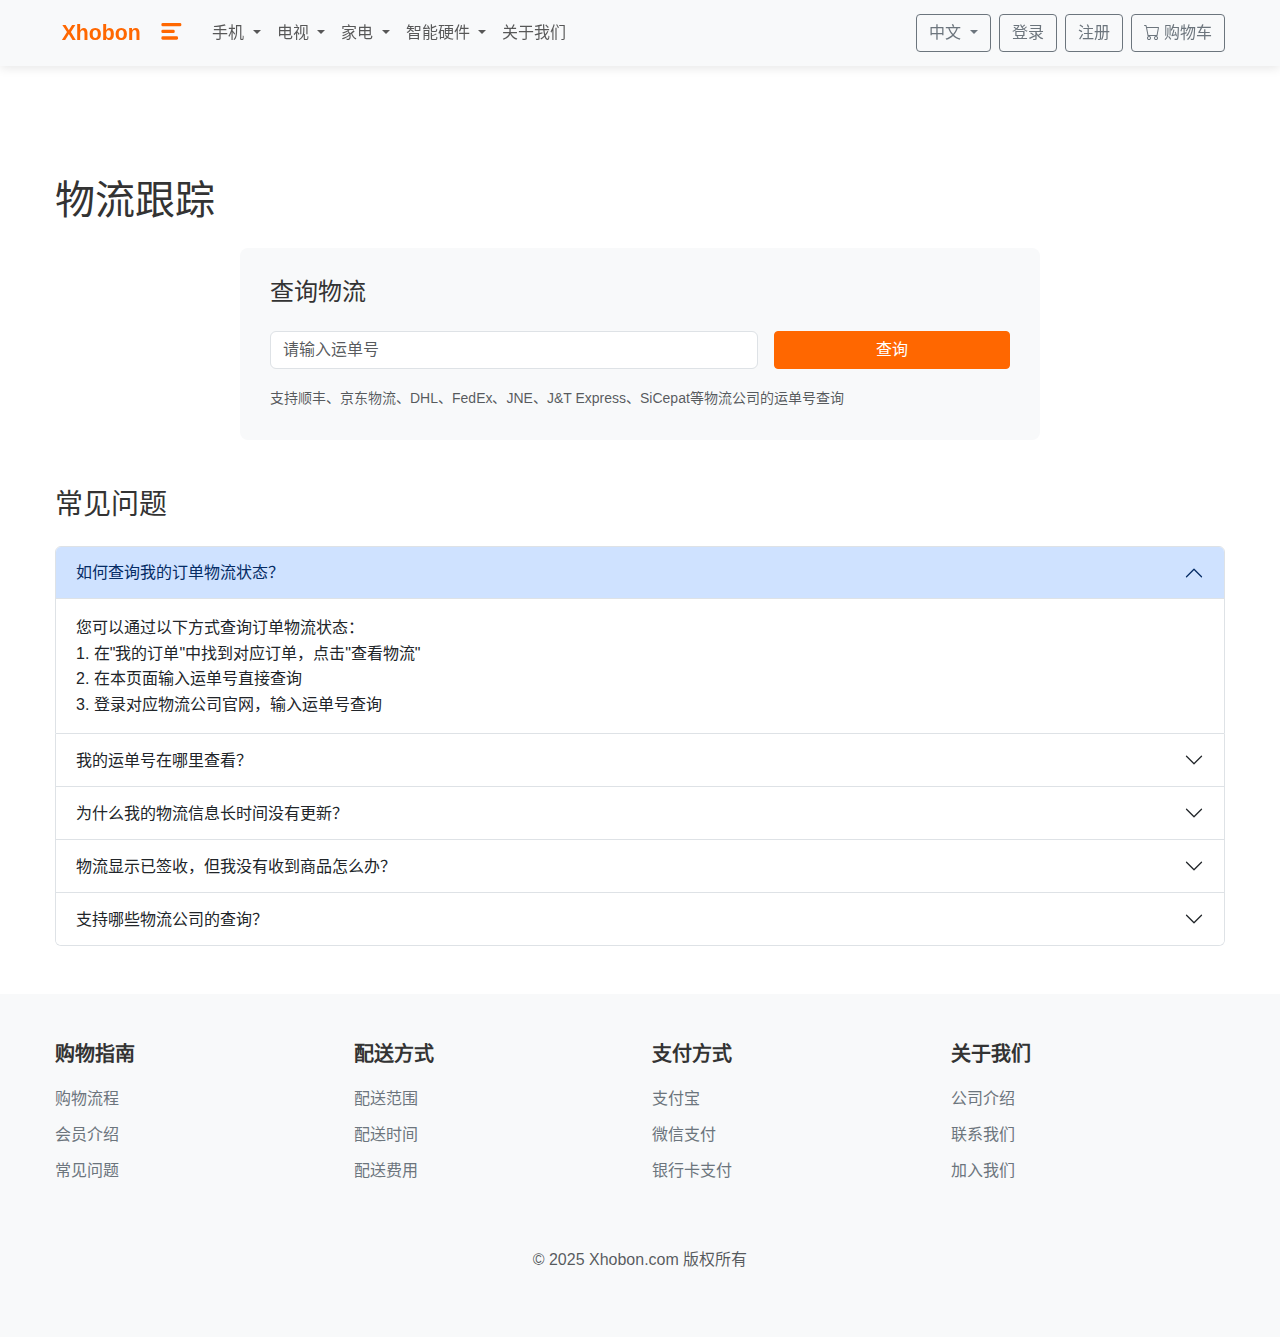
<file: tracking.html>
<!DOCTYPE html>
<html lang="zh-CN">
<head>
    <meta charset="UTF-8">
    <meta name="viewport" content="width=device-width, initial-scale=1.0">
    <title>物流跟踪 - Xhobon官方网站</title>
    <link rel="stylesheet" href="https://cdn.jsdelivr.net/npm/bootstrap@5.3.2/dist/css/bootstrap.min.css">
    
    
    <link rel="stylesheet" href="css/main.css">
    <link rel="stylesheet" href="https://cdn.jsdelivr.net/npm/bootstrap-icons@1.8.0/font/bootstrap-icons.css">
    <style>
        /* 物流跟踪页面特定样式 */
        .tracking-container {
            max-width: 800px;
            margin: 0 auto;
        }
        
        .tracking-form {
            background-color: #f8f9fa;
            border-radius: 8px;
            padding: 30px;
            margin-bottom: 30px;
        }
        
        .tracking-info {
            background-color: #fff;
            border-radius: 8px;
            padding: 30px;
            box-shadow: 0 2px 10px rgba(0,0,0,0.05);
        }
        
        .tracking-timeline {
            position: relative;
            margin-top: 30px;
            padding-left: 30px;
        }
        
        .tracking-timeline:before {
            content: '';
            position: absolute;
            top: 0;
            bottom: 0;
            left: 10px;
            width: 2px;
            background-color: #ddd;
        }
        
        .tracking-item {
            position: relative;
            padding-bottom: 25px;
        }
        
        .tracking-item:last-child {
            padding-bottom: 0;
        }
        
        .tracking-dot {
            position: absolute;
            left: -30px;
            top: 0;
            width: 20px;
            height: 20px;
            border-radius: 50%;
            background-color: #ddd;
            border: 3px solid #fff;
        }
        
        .tracking-item.active .tracking-dot {
            background-color: #ff6700;
        }
        
        .tracking-content {
            padding-left: 15px;
        }
        
        .tracking-time {
            font-size: 0.9rem;
            color: #666;
            margin-bottom: 5px;
        }
        
        .tracking-desc {
            font-weight: 500;
        }
        
        .tracking-item.active .tracking-desc {
            color: #ff6700;
            font-weight: bold;
        }
    </style>
</head>
<body>
    <!-- 顶部导航栏 -->
    <header class="navbar navbar-expand-lg navbar-light bg-light fixed-top">
        <div class="container">
            <a class="navbar-brand" href="index.html"><img src="images/logo.svg" alt="Xhobon" height="40"></a>
            <button class="navbar-toggler" type="button" data-bs-toggle="collapse" data-bs-target="#navbarNav">
                <span class="navbar-toggler-icon"></span>
            </button>
            <div class="collapse navbar-collapse" id="navbarNav">
                <ul class="navbar-nav me-auto">
                    <li class="nav-item dropdown">
                        <a class="nav-link dropdown-toggle" href="#" id="navbarDropdown1" role="button" data-bs-toggle="dropdown">
                            手机
                        </a>
                        <ul class="dropdown-menu">
                            <li><a class="dropdown-item" href="#">全部手机</a></li>
                            <li><a class="dropdown-item" href="#">新品</a></li>
                            <li><a class="dropdown-item" href="#">热销机型</a></li>
                        </ul>
                    </li>
                    <li class="nav-item dropdown">
                        <a class="nav-link dropdown-toggle" href="#" id="navbarDropdown2" role="button" data-bs-toggle="dropdown">
                            电视
                        </a>
                        <ul class="dropdown-menu">
                            <li><a class="dropdown-item" href="#">全部电视</a></li>
                            <li><a class="dropdown-item" href="#">智能电视</a></li>
                            <li><a class="dropdown-item" href="#">激光投影</a></li>
                        </ul>
                    </li>
                    <li class="nav-item dropdown">
                        <a class="nav-link dropdown-toggle" href="#" id="navbarDropdown3" role="button" data-bs-toggle="dropdown">
                            家电
                        </a>
                        <ul class="dropdown-menu">
                            <li><a class="dropdown-item" href="#">全部家电</a></li>
                            <li><a class="dropdown-item" href="#">空调</a></li>
                            <li><a class="dropdown-item" href="#">净化器</a></li>
                        </ul>
                    </li>
                    <li class="nav-item dropdown">
                        <a class="nav-link dropdown-toggle" href="#" id="navbarDropdown4" role="button" data-bs-toggle="dropdown">
                            智能硬件
                        </a>
                        <ul class="dropdown-menu">
                            <li><a class="dropdown-item" href="#">全部智能硬件</a></li>
                            <li><a class="dropdown-item" href="#">穿戴设备</a></li>
                            <li><a class="dropdown-item" href="#">智能家居</a></li>
                        </ul>
                    </li>
                    <li class="nav-item">
                        <a class="nav-link" href="about.html">关于我们</a>
                    </li>
                </ul>
                <div class="d-flex">
                    <div class="dropdown me-2">
                        <button class="btn btn-outline-secondary dropdown-toggle" type="button" id="languageDropdown" data-bs-toggle="dropdown">
                            中文
                        </button>
                        <ul class="dropdown-menu">
                            <li><a class="dropdown-item" href="#">中文</a></li>
                            <li><a class="dropdown-item" href="#">English</a></li>
                            <li><a class="dropdown-item" href="#">Bahasa Indonesia</a></li>
                        </ul>
                    </div>
                    <a href="#" class="btn btn-outline-secondary me-2">登录</a>
                    <a href="#" class="btn btn-outline-secondary me-2">注册</a>
                    <a href="cart.html" class="btn btn-outline-secondary">
                        <i class="bi bi-cart"></i> 购物车
                    </a>
                </div>
            </div>
        </div>
    </header>

    <!-- 物流跟踪内容 -->
    <div class="container mt-5 pt-5">
        <div class="row">
            <div class="col-12">
                <h1 class="my-4">物流跟踪</h1>
                
                <div class="tracking-container">
                    <!-- 物流查询表单 -->
                    <div class="tracking-form" id="tracking-container">
                        <h4 class="mb-4">查询物流</h4>
                        <div class="row g-3">
                            <div class="col-md-8">
                                <input type="text" class="form-control" id="tracking-number" placeholder="请输入运单号">
                            </div>
                            <div class="col-md-4">
                                <button class="btn btn-xiaomi w-100" id="tracking-search-btn">查询</button>
                            </div>
                        </div>
                        <div class="mt-3">
                            <small class="text-muted">支持顺丰、京东物流、DHL、FedEx、JNE、J&T Express、SiCepat等物流公司的运单号查询</small>
                        </div>
                    </div>
                    
                    <!-- 物流跟踪结果 -->
                    <div class="tracking-result d-none" id="tracking-result">
                        <!-- 物流跟踪结果将通过JS动态生成 -->
                    </div>
                </div>
                
                <!-- 常见问题 -->
                <div class="faq mt-5">
                    <h3 class="mb-4">常见问题</h3>
                    
                    <div class="accordion" id="trackingFAQ">
                        <div class="accordion-item">
                            <h2 class="accordion-header" id="headingOne">
                                <button class="accordion-button" type="button" data-bs-toggle="collapse" data-bs-target="#collapseOne">
                                    如何查询我的订单物流状态？
                                </button>
                            </h2>
                            <div id="collapseOne" class="accordion-collapse collapse show" data-bs-parent="#trackingFAQ">
                                <div class="accordion-body">
                                    您可以通过以下方式查询订单物流状态：<br>
                                    1. 在"我的订单"中找到对应订单，点击"查看物流"<br>
                                    2. 在本页面输入运单号直接查询<br>
                                    3. 登录对应物流公司官网，输入运单号查询
                                </div>
                            </div>
                        </div>
                        <div class="accordion-item">
                            <h2 class="accordion-header" id="headingTwo">
                                <button class="accordion-button collapsed" type="button" data-bs-toggle="collapse" data-bs-target="#collapseTwo">
                                    我的运单号在哪里查看？
                                </button>
                            </h2>
                            <div id="collapseTwo" class="accordion-collapse collapse" data-bs-parent="#trackingFAQ">
                                <div class="accordion-body">
                                    您可以在"我的订单"中找到对应订单，点击"查看物流"即可看到运单号。此外，我们也会在发货后通过短信或邮件将运单号发送给您。
                                </div>
                            </div>
                        </div>
                        <div class="accordion-item">
                            <h2 class="accordion-header" id="headingThree">
                                <button class="accordion-button collapsed" type="button" data-bs-toggle="collapse" data-bs-target="#collapseThree">
                                    为什么我的物流信息长时间没有更新？
                                </button>
                            </h2>
                            <div id="collapseThree" class="accordion-collapse collapse" data-bs-parent="#trackingFAQ">
                                <div class="accordion-body">
                                    物流信息更新可能会有延迟，特别是在以下情况：<br>
                                    1. 节假日期间物流公司工作量大<br>
                                    2. 恶劣天气或特殊情况导致物流延迟<br>
                                    3. 跨境物流需要通关，信息更新可能会有延迟<br>
                                    如果超过3天没有物流更新，建议联系我们的客服。
                                </div>
                            </div>
                        </div>
                        <div class="accordion-item">
                            <h2 class="accordion-header" id="headingFour">
                                <button class="accordion-button collapsed" type="button" data-bs-toggle="collapse" data-bs-target="#collapseFour">
                                    物流显示已签收，但我没有收到商品怎么办？
                                </button>
                            </h2>
                            <div id="collapseFour" class="accordion-collapse collapse" data-bs-parent="#trackingFAQ">
                                <div class="accordion-body">
                                    如果物流显示已签收但您没有收到商品，可能是以下原因：<br>
                                    1. 商品被代签（家人、门卫、邻居等）<br>
                                    2. 商品被放置在快递柜或驿站<br>
                                    3. 物流信息有误<br>
                                    建议您先检查是否有人代签或查看是否有快递柜取件通知，如果确认没有收到，请立即联系我们的客服。
                                </div>
                            </div>
                        </div>
                        <div class="accordion-item">
                            <h2 class="accordion-header" id="headingFive">
                                <button class="accordion-button collapsed" type="button" data-bs-toggle="collapse" data-bs-target="#collapseFive">
                                    支持哪些物流公司的查询？
                                </button>
                            </h2>
                            <div id="collapseFive" class="accordion-collapse collapse" data-bs-parent="#trackingFAQ">
                                <div class="accordion-body">
                                    我们支持以下物流公司的运单号查询：<br>
                                    - 国内：顺丰速运、京东物流、中通快递、圆通速递、申通快递、韵达快递等<br>
                                    - 国际：DHL、FedEx、UPS等<br>
                                    - 印尼地区：JNE、J&T Express、SiCepat等
                                </div>
                            </div>
                        </div>
                    </div>
                </div>
            </div>
        </div>
    </div>

    <!-- 底部导航 -->
    <footer class="bg-light py-5 mt-5">
        <div class="container">
            <div class="row">
                <div class="col-md-3 mb-4">
                    <h5>购物指南</h5>
                    <ul class="list-unstyled">
                        <li><a href="#" class="text-decoration-none text-secondary">购物流程</a></li>
                        <li><a href="#" class="text-decoration-none text-secondary">会员介绍</a></li>
                        <li><a href="#" class="text-decoration-none text-secondary">常见问题</a></li>
                    </ul>
                </div>
                <div class="col-md-3 mb-4">
                    <h5>配送方式</h5>
                    <ul class="list-unstyled">
                        <li><a href="#" class="text-decoration-none text-secondary">配送范围</a></li>
                        <li><a href="#" class="text-decoration-none text-secondary">配送时间</a></li>
                        <li><a href="#" class="text-decoration-none text-secondary">配送费用</a></li>
                    </ul>
                </div>
                <div class="col-md-3 mb-4">
                    <h5>支付方式</h5>
                    <ul class="list-unstyled">
                        <li><a href="#" class="text-decoration-none text-secondary">支付宝</a></li>
                        <li><a href="#" class="text-decoration-none text-secondary">微信支付</a></li>
                        <li><a href="#" class="text-decoration-none text-secondary">银行卡支付</a></li>
                    </ul>
                </div>
                <div class="col-md-3 mb-4">
                    <h5>关于我们</h5>
                    <ul class="list-unstyled">
                        <li><a href="#" class="text-decoration-none text-secondary">公司介绍</a></li>
                        <li><a href="#" class="text-decoration-none text-secondary">联系我们</a></li>
                        <li><a href="#" class="text-decoration-none text-secondary">加入我们</a></li>
                    </ul>
                </div>
            </div>
            <div class="row mt-4">
                <div class="col-12 text-center">
                    <p class="text-muted">© 2025 Xhobon.com 版权所有</p>
                </div>
            </div>
        </div>
    </footer>

    <script src="https://cdn.jsdelivr.net/npm/jquery@3.7.1/dist/jquery.min.js"></script>
    <script src="https://cdn.jsdelivr.net/npm/bootstrap@5.3.2/dist/js/bootstrap.bundle.min.js"></script>
    <script src="js/main.js"></script>
    <script src="js/payment-logistics.js"></script>
</body>
</html>
</file>
<file: css/main.css>
/* 优化CSS文件，合并所有CSS */
/* 基础样式 */
:root {
  --primary-color: #ff6700;
  --secondary-color: #333;
  --light-gray: #f5f5f5;
  --medium-gray: #e0e0e0;
  --dark-gray: #757575;
  --white: #fff;
  --black: #000;
  --success: #4caf50;
  --warning: #ff9800;
  --danger: #f44336;
  --info: #2196f3;
  --border-radius: 4px;
  --box-shadow: 0 2px 10px rgba(0,0,0,0.1);
  --transition: all 0.3s ease;
}

body {
  font-family: 'Helvetica Neue', Arial, sans-serif;
  line-height: 1.6;
  color: var(--secondary-color);
  background-color: var(--white);
  margin: 0;
  padding: 0;
  padding-top: 56px;
}

a {
  color: var(--secondary-color);
  text-decoration: none;
  transition: var(--transition);
}

a:hover {
  color: var(--primary-color);
}

.container {
  width: 100%;
  max-width: 1200px;
  margin: 0 auto;
  padding: 0 15px;
}

/* 导航栏样式 */
.navbar {
  box-shadow: var(--box-shadow);
}

.navbar-brand img {
  transition: var(--transition);
}

.navbar-brand:hover img {
  opacity: 0.9;
}

.nav-link {
  font-weight: 500;
}

.dropdown-menu {
  border: none;
  box-shadow: var(--box-shadow);
}

.dropdown-item:hover {
  background-color: var(--light-gray);
  color: var(--primary-color);
}

/* 按钮样式 */
.btn {
  border-radius: var(--border-radius);
  transition: var(--transition);
  font-weight: 500;
}

.btn-primary {
  background-color: var(--primary-color);
  border-color: var(--primary-color);
}

.btn-primary:hover {
  background-color: #ff4d00;
  border-color: #ff4d00;
}

.btn-outline-primary {
  color: var(--primary-color);
  border-color: var(--primary-color);
}

.btn-outline-primary:hover {
  background-color: var(--primary-color);
  color: var(--white);
}

.btn-xiaomi {
  background-color: var(--primary-color);
  border-color: var(--primary-color);
  color: var(--white);
}

.btn-xiaomi:hover {
  background-color: #ff4d00;
  border-color: #ff4d00;
  color: var(--white);
}

/* 轮播图样式 */
.carousel {
  margin-top: -16px;
}

.carousel-placeholder {
  height: 500px;
  display: flex;
  align-items: center;
  justify-content: center;
}

.carousel-caption {
  background-color: rgba(0, 0, 0, 0.5);
  border-radius: var(--border-radius);
  padding: 20px;
  max-width: 600px;
  margin: 0 auto;
}

.carousel-caption h2 {
  font-size: 2.5rem;
  font-weight: 700;
  margin-bottom: 10px;
}

.carousel-caption p {
  font-size: 1.2rem;
  margin-bottom: 20px;
}

/* 分类导航 */
.category-nav {
  padding: 20px 0;
}

.category-item {
  cursor: pointer;
  transition: var(--transition);
}

.category-item:hover {
  transform: translateY(-5px);
}

.category-icon {
  width: 60px;
  height: 60px;
  display: flex;
  align-items: center;
  justify-content: center;
  transition: var(--transition);
}

.category-item:hover .category-icon {
  background-color: var(--primary-color);
}

/* 产品卡片 */
.product-card {
  border: none;
  box-shadow: var(--box-shadow);
  transition: var(--transition);
  margin-bottom: 20px;
  border-radius: var(--border-radius);
  overflow: hidden;
}

.product-card:hover {
  transform: translateY(-5px);
  box-shadow: 0 5px 15px rgba(0,0,0,0.1);
}

.product-image {
  height: 200px;
  background-position: center;
  background-size: cover;
  background-repeat: no-repeat;
}

.card-title {
  font-weight: 600;
  margin-bottom: 5px;
}

.card-text {
  font-size: 0.9rem;
  margin-bottom: 10px;
}

/* 特色产品 */
.featured-product {
  border: none;
  box-shadow: var(--box-shadow);
  transition: var(--transition);
  margin-bottom: 20px;
  border-radius: var(--border-radius);
  overflow: hidden;
}

.featured-product:hover {
  transform: translateY(-5px);
  box-shadow: 0 5px 15px rgba(0,0,0,0.1);
}

.featured-product-image {
  height: 300px;
  background-position: center;
  background-size: cover;
  background-repeat: no-repeat;
}

/* 闪购计时器 */
.flash-sale-timer {
  font-size: 1.2rem;
  font-weight: 600;
  color: var(--primary-color);
}

.flash-sale-timer span {
  display: inline-block;
  background-color: var(--primary-color);
  color: var(--white);
  padding: 2px 5px;
  border-radius: var(--border-radius);
  margin: 0 2px;
}

/* 页面标题 */
.section-header {
  margin-bottom: 30px;
  position: relative;
}

.section-title {
  font-size: 1.8rem;
  font-weight: 700;
  margin-bottom: 0;
  position: relative;
  display: inline-block;
}

.section-title:after {
  content: '';
  position: absolute;
  bottom: -10px;
  left: 0;
  width: 50px;
  height: 3px;
  background-color: var(--primary-color);
}

/* 页脚 */
footer {
  background-color: var(--light-gray);
  padding: 50px 0;
  margin-top: 50px;
}

footer h5 {
  font-weight: 600;
  margin-bottom: 20px;
  color: var(--secondary-color);
}

footer ul li {
  margin-bottom: 10px;
}

/* 响应式设计 */
@media (max-width: 992px) {
  .carousel-placeholder {
    height: 400px;
  }
  
  .carousel-caption h2 {
    font-size: 2rem;
  }
  
  .carousel-caption p {
    font-size: 1rem;
  }
  
  .featured-product-image {
    height: 250px;
  }
}

@media (max-width: 768px) {
  .carousel-placeholder {
    height: 300px;
  }
  
  .carousel-caption {
    padding: 15px;
  }
  
  .carousel-caption h2 {
    font-size: 1.5rem;
  }
  
  .section-title {
    font-size: 1.5rem;
  }
  
  .featured-product-image {
    height: 200px;
  }
}

@media (max-width: 576px) {
  .carousel-placeholder {
    height: 250px;
  }
  
  .carousel-caption h2 {
    font-size: 1.2rem;
  }
  
  .carousel-caption p {
    font-size: 0.9rem;
    margin-bottom: 10px;
  }
  
  .category-icon {
    width: 50px;
    height: 50px;
  }
}

/* 组件样式 */
/* 产品详情页 */
.product-detail-image {
  height: 400px;
  background-position: center;
  background-size: cover;
  background-repeat: no-repeat;
  border-radius: var(--border-radius);
}

.product-price {
  font-size: 1.8rem;
  font-weight: 700;
  color: var(--primary-color);
  margin-bottom: 20px;
}

.product-original-price {
  font-size: 1rem;
  color: var(--dark-gray);
  text-decoration: line-through;
  margin-left: 10px;
}

.product-discount {
  font-size: 0.9rem;
  color: var(--danger);
  margin-left: 10px;
}

.product-options {
  margin-bottom: 20px;
}

.option-label {
  font-weight: 600;
  margin-bottom: 10px;
}

.option-item {
  display: inline-block;
  padding: 5px 15px;
  border: 1px solid var(--medium-gray);
  border-radius: var(--border-radius);
  margin-right: 10px;
  margin-bottom: 10px;
  cursor: pointer;
  transition: var(--transition);
}

.option-item:hover, .option-item.active {
  border-color: var(--primary-color);
  color: var(--primary-color);
}

.product-quantity {
  display: flex;
  align-items: center;
  margin-bottom: 20px;
}

.quantity-btn {
  width: 30px;
  height: 30px;
  display: flex;
  align-items: center;
  justify-content: center;
  background-color: var(--light-gray);
  border: 1px solid var(--medium-gray);
  cursor: pointer;
}

.quantity-input {
  width: 50px;
  height: 30px;
  text-align: center;
  border: 1px solid var(--medium-gray);
  border-left: none;
  border-right: none;
}

.product-actions {
  display: flex;
  gap: 10px;
  margin-bottom: 20px;
}

.product-meta {
  margin-bottom: 20px;
}

.product-meta-item {
  margin-bottom: 5px;
}

.product-meta-label {
  font-weight: 600;
  margin-right: 10px;
}

.product-tabs {
  margin-top: 40px;
}

/* 购物车页面 */
.cart-item {
  padding: 20px 0;
  border-bottom: 1px solid var(--medium-gray);
}

.cart-item-image {
  width: 100px;
  height: 100px;
  background-position: center;
  background-size: cover;
  background-repeat: no-repeat;
  border-radius: var(--border-radius);
}

.cart-item-title {
  font-weight: 600;
  margin-bottom: 5px;
}

.cart-item-variant {
  font-size: 0.9rem;
  color: var(--dark-gray);
  margin-bottom: 5px;
}

.cart-item-price {
  font-weight: 600;
}

.cart-empty {
  text-align: center;
  padding: 50px 0;
}

.cart-empty-icon {
  font-size: 5rem;
  color: var(--medium-gray);
  margin-bottom: 20px;
}

.cart-summary {
  background-color: var(--light-gray);
  padding: 20px;
  border-radius: var(--border-radius);
}

.cart-summary-item {
  display: flex;
  justify-content: space-between;
  margin-bottom: 10px;
}

.cart-total {
  font-size: 1.2rem;
  font-weight: 700;
  color: var(--primary-color);
}

/* 结算页面 */
.checkout-steps {
  display: flex;
  justify-content: space-between;
  margin-bottom: 30px;
}

.checkout-step {
  flex: 1;
  text-align: center;
  padding: 15px;
  background-color: var(--light-gray);
  position: relative;
}

.checkout-step:not(:last-child):after {
  content: '';
  position: absolute;
  top: 50%;
  right: -10px;
  width: 20px;
  height: 2px;
  background-color: var(--medium-gray);
}

.checkout-step.active {
  background-color: var(--primary-color);
  color: var(--white);
}

.checkout-step.completed {
  background-color: var(--success);
  color: var(--white);
}

.checkout-section {
  margin-bottom: 30px;
}

.checkout-section-title {
  font-size: 1.2rem;
  font-weight: 600;
  margin-bottom: 20px;
  padding-bottom: 10px;
  border-bottom: 1px solid var(--medium-gray);
}

.address-card {
  border: 1px solid var(--medium-gray);
  border-radius: var(--border-radius);
  padding: 15px;
  margin-bottom: 15px;
  cursor: pointer;
  transition: var(--transition);
}

.address-card:hover, .address-card.active {
  border-color: var(--primary-color);
}

.address-card.active {
  background-color: rgba(255, 103, 0, 0.05);
}

.payment-method {
  display: flex;
  flex-wrap: wrap;
  gap: 15px;
  margin-bottom: 20px;
}

.payment-option {
  flex: 1;
  min-width: 120px;
  border: 1px solid var(--medium-gray);
  border-radius: var(--border-radius);
  padding: 15px;
  text-align: center;
  cursor: pointer;
  transition: var(--transition);
}

.payment-option:hover, .payment-option.active {
  border-color: var(--primary-color);
}

.payment-option.active {
  background-color: rgba(255, 103, 0, 0.05);
}

.payment-option img {
  height: 40px;
  margin-bottom: 10px;
}

.shipping-method {
  display: flex;
  flex-direction: column;
  gap: 15px;
  margin-bottom: 20px;
}

.shipping-option {
  border: 1px solid var(--medium-gray);
  border-radius: var(--border-radius);
  padding: 15px;
  cursor: pointer;
  transition: var(--transition);
  display: flex;
  align-items: center;
  justify-content: space-between;
}

.shipping-option:hover, .shipping-option.active {
  border-color: var(--primary-color);
}

.shipping-option.active {
  background-color: rgba(255, 103, 0, 0.05);
}

.shipping-option-logo {
  height: 30px;
  margin-right: 10px;
}

.shipping-option-info {
  flex: 1;
}

.shipping-option-name {
  font-weight: 600;
}

.shipping-option-description {
  font-size: 0.9rem;
  color: var(--dark-gray);
}

.shipping-option-price {
  font-weight: 600;
}

/* 物流跟踪页面 */
.tracking-container {
  max-width: 800px;
  margin: 0 auto;
}

.tracking-form {
  background-color: var(--light-gray);
  border-radius: var(--border-radius);
  padding: 30px;
  margin-bottom: 30px;
}

.tracking-info {
  background-color: var(--white);
  border-radius: var(--border-radius);
  padding: 30px;
  box-shadow: var(--box-shadow);
}

.tracking-timeline {
  position: relative;
  margin-top: 30px;
  padding-left: 30px;
}

.tracking-timeline:before {
  content: '';
  position: absolute;
  top: 0;
  bottom: 0;
  left: 10px;
  width: 2px;
  background-color: var(--medium-gray);
}

.tracking-item {
  position: relative;
  padding-bottom: 25px;
}

.tracking-item:last-child {
  padding-bottom: 0;
}

.tracking-dot {
  position: absolute;
  left: -30px;
  top: 0;
  width: 20px;
  height: 20px;
  border-radius: 50%;
  background-color: var(--medium-gray);
  border: 3px solid var(--white);
}

.tracking-item.active .tracking-dot {
  background-color: var(--primary-color);
}

.tracking-content {
  padding-left: 15px;
}

.tracking-time {
  font-size: 0.9rem;
  color: var(--dark-gray);
  margin-bottom: 5px;
}

.tracking-desc {
  font-weight: 500;
}

.tracking-item.active .tracking-desc {
  color: var(--primary-color);
  font-weight: bold;
}

/* 关于我们页面 */
.about-hero {
  background-color: var(--light-gray);
  padding: 80px 0;
  text-align: center;
  margin-bottom: 50px;
}

.about-hero h1 {
  font-size: 2.5rem;
  font-weight: 700;
  margin-bottom: 20px;
}

.about-hero p {
  font-size: 1.2rem;
  max-width: 800px;
  margin: 0 auto;
}

.about-section {
  margin-bottom: 80px;
}

.about-section-title {
  font-size: 2rem;
  font-weight: 700;
  margin-bottom: 30px;
  text-align: center;
}

.about-section-subtitle {
  font-size: 1.2rem;
  text-align: center;
  max-width: 800px;
  margin: 0 auto 50px;
}

.value-card {
  text-align: center;
  padding: 30px;
  border-radius: var(--border-radius);
  box-shadow: var(--box-shadow);
  margin-bottom: 30px;
  height: 100%;
}

.value-icon {
  font-size: 3rem;
  color: var(--primary-color);
  margin-bottom: 20px;
}

.value-title {
  font-size: 1.5rem;
  font-weight: 600;
  margin-bottom: 15px;
}

.timeline {
  position: relative;
  max-width: 1200px;
  margin: 0 auto;
}

.timeline::after {
  content: '';
  position: absolute;
  width: 6px;
  background-color: var(--medium-gray);
  top: 0;
  bottom: 0;
  left: 50%;
  margin-left: -3px;
}

.timeline-item {
  padding: 10px 40px;
  position: relative;
  width: 50%;
}

.timeline-item::after {
  content: '';
  position: absolute;
  width: 25px;
  height: 25px;
  right: -12px;
  background-color: var(--white);
  border: 4px solid var(--primary-color);
  top: 15px;
  border-radius: 50%;
  z-index: 1;
}

.timeline-item.left {
  left: 0;
}

.timeline-item.right {
  left: 50%;
}

.timeline-item.right::after {
  left: -12px;
}

.timeline-content {
  padding: 20px 30px;
  background-color: var(--white);
  position: relative;
  border-radius: var(--border-radius);
  box-shadow: var(--box-shadow);
}

.timeline-year {
  font-weight: 700;
  font-size: 1.5rem;
  color: var(--primary-color);
  margin-bottom: 10px;
}

.team-member {
  text-align: center;
  margin-bottom: 30px;
}

.team-member-image {
  width: 150px;
  height: 150px;
  border-radius: 50%;
  margin: 0 auto 20px;
  overflow: hidden;
}

.team-member-image img {
  width: 100%;
  height: 100%;
  object-fit: cover;
}

.team-member-name {
  font-size: 1.2rem;
  font-weight: 600;
  margin-bottom: 5px;
}

.team-member-position {
  font-size: 0.9rem;
  color: var(--dark-gray);
  margin-bottom: 15px;
}

.stats {
  display: flex;
  flex-wrap: wrap;
  justify-content: space-around;
  margin: 50px 0;
}

.stat-item {
  text-align: center;
  padding: 20px;
}

.stat-number {
  font-size: 3rem;
  font-weight: 700;
  color: var(--primary-color);
  margin-bottom: 10px;
}

.stat-label {
  font-size: 1.2rem;
}

/* 会员中心页面 */
.member-sidebar {
  background-color: var(--white);
  border-radius: var(--border-radius);
  box-shadow: var(--box-shadow);
  padding: 20px;
  margin-bottom: 30px;
}

.member-sidebar-title {
  font-size: 1.2rem;
  font-weight: 600;
  margin-bottom: 20px;
  padding-bottom: 10px;
  border-bottom: 1px solid var(--medium-gray);
}

.member-sidebar-menu {
  list-style: none;
  padding: 0;
  margin: 0;
}

.member-sidebar-menu li {
  margin-bottom: 10px;
}

.member-sidebar-menu a {
  display: block;
  padding: 10px;
  border-radius: var(--border-radius);
  transition: var(--transition);
}

.member-sidebar-menu a:hover, .member-sidebar-menu a.active {
  background-color: var(--light-gray);
  color: var(--primary-color);
}

.member-sidebar-menu a.active {
  font-weight: 600;
}

.member-content {
  background-color: var(--white);
  border-radius: var(--border-radius);
  box-shadow: var(--box-shadow);
  padding: 30px;
}

.member-content-title {
  font-size: 1.5rem;
  font-weight: 600;
  margin-bottom: 30px;
  padding-bottom: 15px;
  border-bottom: 1px solid var(--medium-gray);
}

.member-card {
  background: linear-gradient(135deg, var(--primary-color), #ff9500);
  color: var(--white);
  border-radius: var(--border-radius);
  padding: 30px;
  margin-bottom: 30px;
}

.member-card-level {
  font-size: 1.2rem;
  margin-bottom: 10px;
}

.member-card-name {
  font-size: 1.5rem;
  font-weight: 600;
  margin-bottom: 20px;
}

.member-card-points {
  font-size: 2rem;
  font-weight: 700;
}

.member-card-label {
  font-size: 0.9rem;
  opacity: 0.8;
}

.points-progress {
  margin-top: 20px;
}

.points-progress-bar {
  height: 10px;
  background-color: rgba(255, 255, 255, 0.3);
  border-radius: 5px;
  overflow: hidden;
  margin-bottom: 10px;
}

.points-progress-fill {
  height: 100%;
  background-color: var(--white);
  border-radius: 5px;
}

.points-progress-text {
  display: flex;
  justify-content: space-between;
  font-size: 0.9rem;
}

.order-item {
  background-color: var(--white);
  border-radius: var(--border-radius);
  box-shadow: var(--box-shadow);
  padding: 20px;
  margin-bottom: 20px;
}

.order-header {
  display: flex;
  justify-content: space-between;
  padding-bottom: 15px;
  border-bottom: 1px solid var(--medium-gray);
  margin-bottom: 15px;
}

.order-number {
  font-weight: 600;
}

.order-date {
  color: var(--dark-gray);
}

.order-status {
  padding: 5px 10px;
  border-radius: var(--border-radius);
  font-size: 0.9rem;
}

.order-status.pending {
  background-color: var(--warning);
  color: var(--white);
}

.order-status.completed {
  background-color: var(--success);
  color: var(--white);
}

.order-status.cancelled {
  background-color: var(--danger);
  color: var(--white);
}

.order-product {
  display: flex;
  margin-bottom: 15px;
}

.order-product-image {
  width: 80px;
  height: 80px;
  border-radius: var(--border-radius);
  margin-right: 15px;
}

.order-product-info {
  flex: 1;
}

.order-product-name {
  font-weight: 600;
  margin-bottom: 5px;
}

.order-product-variant {
  font-size: 0.9rem;
  color: var(--dark-gray);
  margin-bottom: 5px;
}

.order-product-price {
  font-weight: 600;
}

.order-footer {
  display: flex;
  justify-content: space-between;
  align-items: center;
  padding-top: 15px;
  border-top: 1px solid var(--medium-gray);
}

.order-total {
  font-size: 1.2rem;
  font-weight: 700;
}

/* 深色模式 */
@media (prefers-color-scheme: dark) {
  :root {
    --light-gray: #333;
    --medium-gray: #555;
    --dark-gray: #999;
    --white: #222;
    --black: #fff;
    --box-shadow: 0 2px 10px rgba(0,0,0,0.3);
  }
  
  body {
    color: #eee;
    background-color: #222;
  }
  
  .navbar, .card, .product-card, .featured-product {
    background-color: #333;
  }
  
  .dropdown-menu {
    background-color: #333;
  }
  
  .dropdown-item {
    color: #eee;
  }
  
  .dropdown-item:hover {
    background-color: #444;
  }
  
  .btn-outline-secondary {
    color: #eee;
    border-color: #666;
  }
  
  .btn-outline-secondary:hover {
    background-color: #444;
    color: #fff;
  }
  
  footer {
    background-color: #333;
  }
  
  footer h5 {
    color: #eee;
  }
  
  .text-muted {
    color: #999 !important;
  }
}

/* 打印样式 */
@media print {
  .navbar, .footer, .carousel, .category-nav {
    display: none !important;
  }
  
  body {
    padding-top: 0;
  }
  
  .container {
    width: 100%;
    max-width: none;
  }
  
  .product-card, .featured-product {
    box-shadow: none;
    border: 1px solid #ddd;
  }
  
  .btn {
    display: none !important;
  }
}

/* 辅助功能优化 */
.visually-hidden {
  position: absolute;
  width: 1px;
  height: 1px;
  margin: -1px;
  padding: 0;
  overflow: hidden;
  clip: rect(0, 0, 0, 0);
  border: 0;
}

:focus {
  outline: 3px solid var(--primary-color);
  outline-offset: 2px;
}

.skip-link {
  position: absolute;
  top: -40px;
  left: 0;
  background: var(--primary-color);
  color: white;
  padding: 8px;
  z-index: 100;
}

.skip-link:focus {
  top: 0;
}

@media (prefers-reduced-motion: reduce) {
  * {
    transition: none !important;
    animation: none !important;
  }
}
</file>
